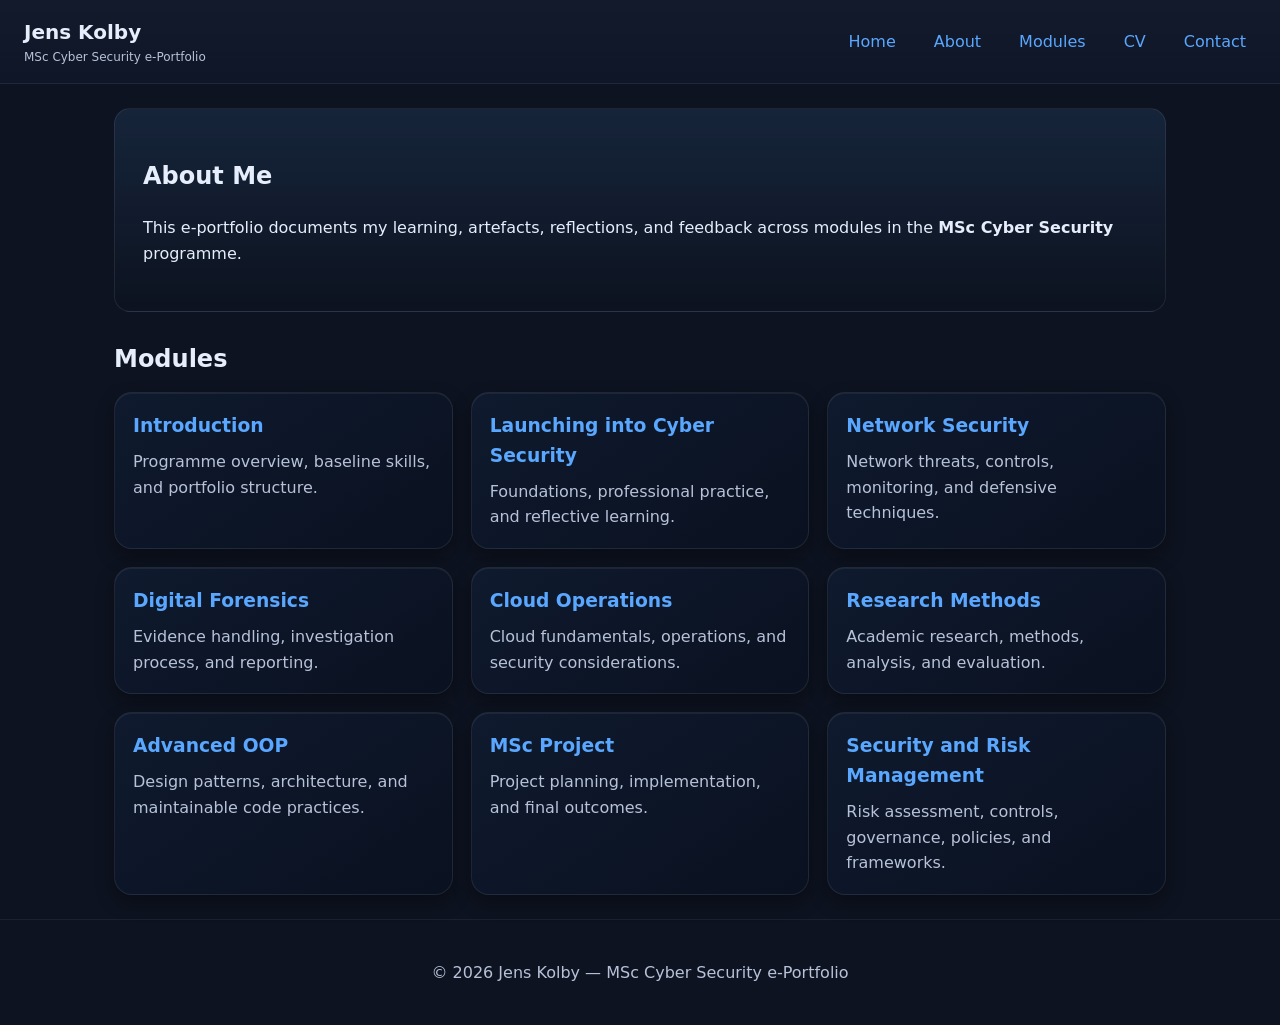
<file: index.html>
<!DOCTYPE html>
<html lang="en">
<head>
  <meta charset="utf-8" />
  <meta name="viewport" content="width=device-width, initial-scale=1" />
  <title>MSc Cyber Security e-Portfolio</title>
  <link rel="stylesheet" href="assets/css/styles.css" />
  <meta name="description" content="MSc Cyber Security e-Portfolio for Jens Kolby" />
</head>

<body>
  <header class="site-header">
    <div class="brand">
      <div class="brand-title">Jens Kolby</div>
      <div class="brand-subtitle">MSc Cyber Security e-Portfolio</div>
    </div>

    <nav id="nav">
      <ul class="menu">
        <li class="menu-item"><a href="index.html">Home</a></li>
        <li class="menu-item"><a href="about.html">About</a></li>

        <li class="menu-item has-dropdown">
          <a href="#">Modules</a>
          <ul class="dropdown">
            <li><a href="module-introduction.html">Introduction</a></li>
            <li><a href="module-launching-into-cyber-security.html">Launching into Cyber Security</a></li>
            <li><a href="module-network-security.html">Network Security</a></li>
            <li><a href="module-digital-forensics.html">Digital Forensics</a></li>
            <li><a href="module-cloud-operations.html">Cloud Operations</a></li>
            <li><a href="module-research-methods.html">Research Methods</a></li>
            <li><a href="module-advanced-oop.html">Advanced OOP</a></li>
            <li><a href="module-msc-project.html">MSc Project</a></li>
            <li><a href="module-security-and-risk-management.html">Security and Risk Management</a></li>
          </ul>
        </li>

        <li class="menu-item"><a href="cv.html">CV</a></li>
        <li class="menu-item"><a href="contact.html">Contact</a></li>
      </ul>
    </nav>
  </header>

  <main class="container">
    <section class="about-hero">
      <h1>About Me</h1>
      <p>
        This e-portfolio documents my learning, artefacts, reflections, and feedback
        across modules in the <strong>MSc Cyber Security</strong> programme.
      </p>
    </section>

    <section class="modules-grid">
      <h2>Modules</h2>

      <div class="grid">
        <a class="tile" href="module-introduction.html">
          <div class="tile-content">
            <h3>Introduction</h3>
            <p>Programme overview, baseline skills, and portfolio structure.</p>
          </div>
        </a>

        <a class="tile" href="module-launching-into-cyber-security.html">
          <div class="tile-content">
            <h3>Launching into Cyber Security</h3>
            <p>Foundations, professional practice, and reflective learning.</p>
          </div>
        </a>

        <a class="tile" href="module-network-security.html">
          <div class="tile-content">
            <h3>Network Security</h3>
            <p>Network threats, controls, monitoring, and defensive techniques.</p>
          </div>
        </a>

        <a class="tile" href="module-digital-forensics.html">
          <div class="tile-content">
            <h3>Digital Forensics</h3>
            <p>Evidence handling, investigation process, and reporting.</p>
          </div>
        </a>

        <a class="tile" href="module-cloud-operations.html">
          <div class="tile-content">
            <h3>Cloud Operations</h3>
            <p>Cloud fundamentals, operations, and security considerations.</p>
          </div>
        </a>

        <a class="tile" href="module-research-methods.html">
          <div class="tile-content">
            <h3>Research Methods</h3>
            <p>Academic research, methods, analysis, and evaluation.</p>
          </div>
        </a>

        <a class="tile" href="module-advanced-oop.html">
          <div class="tile-content">
            <h3>Advanced OOP</h3>
            <p>Design patterns, architecture, and maintainable code practices.</p>
          </div>
        </a>

        <a class="tile" href="module-msc-project.html">
          <div class="tile-content">
            <h3>MSc Project</h3>
            <p>Project planning, implementation, and final outcomes.</p>
          </div>
        </a>

        <a class="tile" href="module-security-and-risk-management.html">
          <div class="tile-content">
            <h3>Security and Risk Management</h3>
            <p>Risk assessment, controls, governance, policies, and frameworks.</p>
          </div>
        </a>
      </div>
    </section>
  </main>

  <footer class="site-footer">
    <p>&copy; <span id="year"></span> Jens Kolby — MSc Cyber Security e-Portfolio</p>
  </footer>

  <script src="assets/js/main.js"></script>
</body>
</html>
</file>
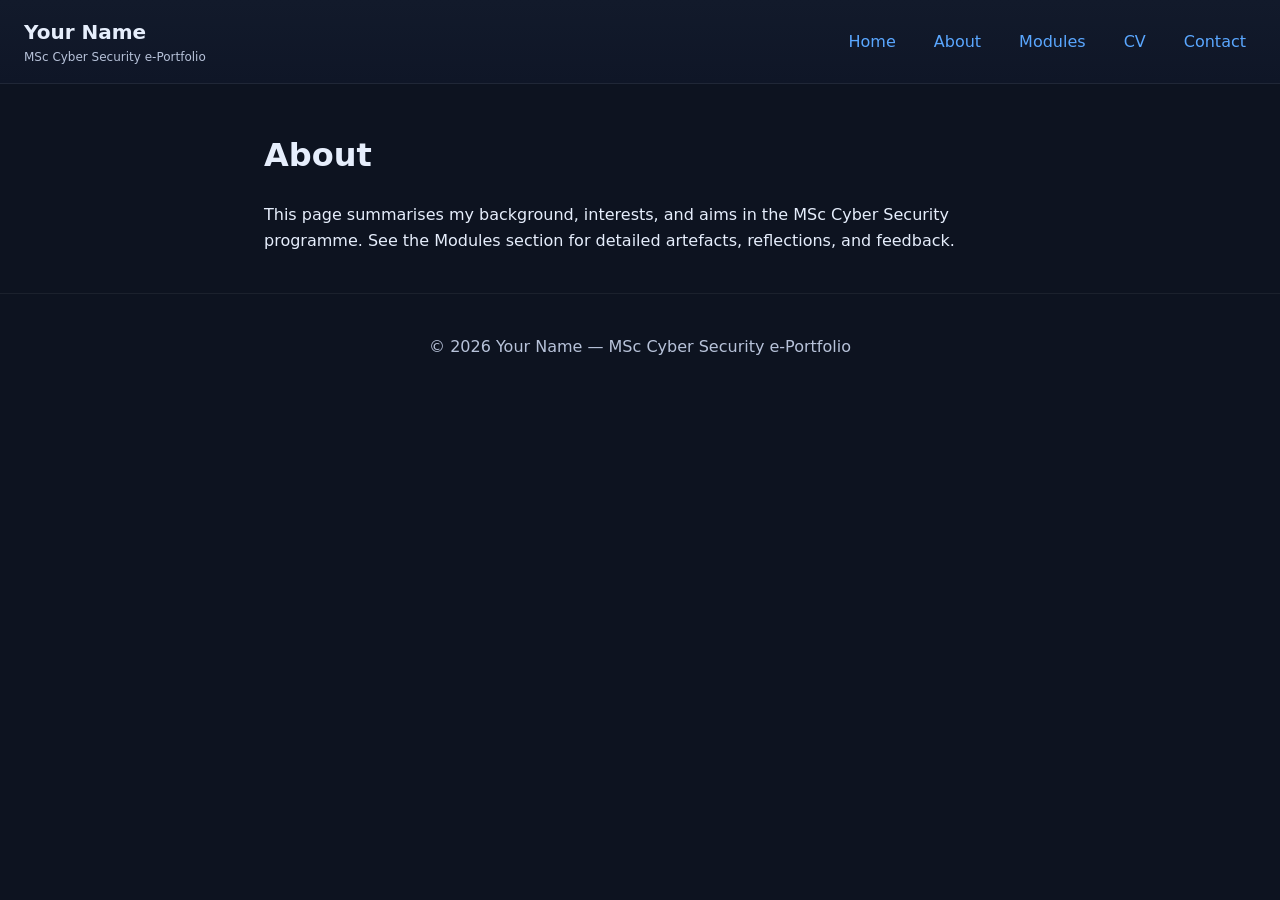
<file: about.html>
<!DOCTYPE html>
<html lang="en">
<head>
  <meta charset="utf-8" />
  <meta name="viewport" content="width=device-width, initial-scale=1" />
  <title>MSc Cyber Security e‑Portfolio</title>
  <link rel="stylesheet" href="assets/css/styles.css" />
  <meta name="description" content="MSc Cyber Security e‑Portfolio for Your Name" />
</head>

<body>
  <header class="site-header">
    <div class="brand">
      <div class="brand-title">Your Name</div>
      <div class="brand-subtitle">MSc Cyber Security e-Portfolio</div>
    </div>
    <nav id="nav">
      <ul class="menu">
        <li class="menu-item"><a href="index.html">Home</a></li>
        <li class="menu-item"><a href="about.html">About</a></li>
        <li class="menu-item has-dropdown">
          <a href="#">Modules</a>
          <ul class="dropdown">
            <li><a href="module-introduction.html">Introduction</a></li>
            <li><a href="module-launching-into-computing.html">Launching into Computing</a></li>
            <li><a href="module-network-security.html">Network Security</a></li>
            <li><a href="module-security-and-risk-management.html">Security and Risk Management</a></li>
            <li><a href="module-advanced-oop.html">Advanced Object Oriented Design & Programming</a></li>
            <li><a href="module-human-factor.html">The Human Factor</a></li>
            <li><a href="module-digital-forensics.html">Principles of Digital Forensics and Cyber Law</a></li>
            <li><a href="module-research-methods.html">Research Methods and Professional Practice</a></li>
            <li><a href="module-msc-project.html">MSc Cyber Security Project</a></li>
          </ul>
        </li>
        <li class="menu-item"><a href="cv.html">CV</a></li>
        <li class="menu-item"><a href="contact.html">Contact</a></li>
      </ul>
    </nav>
  </header>

  <main class="container narrow">
    <h1>About</h1>
    <p>This page summarises my background, interests, and aims in the MSc Cyber Security programme.
    See the Modules section for detailed artefacts, reflections, and feedback.</p>
  </main>

  <footer class="site-footer">
    <p>&copy; <span id="year"></span> Your Name — MSc Cyber Security e‑Portfolio</p>
  </footer>
  <script src="assets/js/main.js"></script>
</body>
</html>
</file>
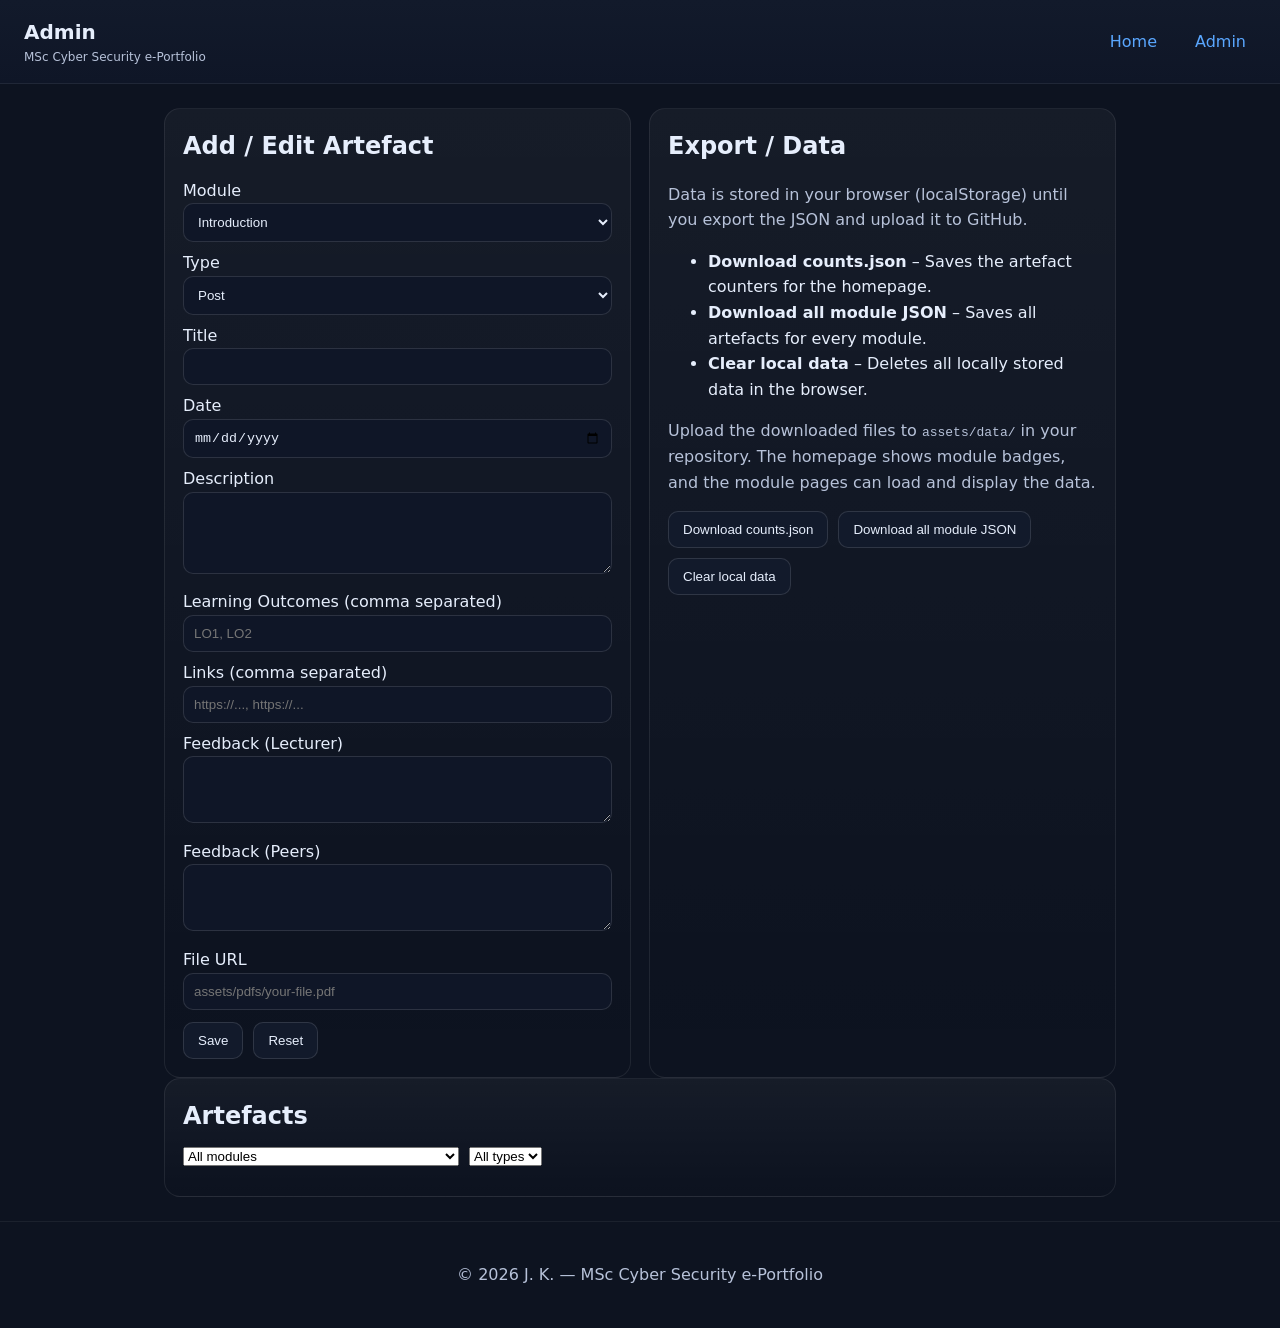
<file: admin.html>
<!DOCTYPE html>
<html lang="en">
<head>
  <meta charset="UTF-8" />
  <meta name="viewport" content="width=device-width, initial-scale=1" />
  <title>Admin – e-Portfolio</title>
  <link rel="stylesheet" href="assets/css/styles.css" />
  <style>
    .admin-wrap{max-width:1000px;margin:0 auto;padding:24px}
    .admin-grid{display:grid;grid-template-columns:1fr 1fr;gap:18px}
    .admin-card{background:linear-gradient(180deg,rgba(255,255,255,.04),rgba(0,0,0,0));
      border:1px solid rgba(255,255,255,.08);border-radius:16px;padding:18px}
    .admin-card h2{margin:0 0 12px}
    .admin-form label{display:block;margin:8px 0}
    .admin-form input,.admin-form select,.admin-form textarea{
      width:100%;padding:10px;border-radius:10px;border:1px solid rgba(255,255,255,.12);
      background:#0f1627;color:#e6eefc
    }
    .actions{display:flex;gap:10px;flex-wrap:wrap;margin-top:12px}
    .btn{padding:10px 14px;border-radius:10px;border:1px solid rgba(255,255,255,.12);
      background:#121a2b;color:#e6eefc;cursor:pointer}
    .btn:hover{background:#1a2439}
    .list{margin-top:12px}
    .list .row{display:flex;justify-content:space-between;align-items:center;
      border:1px solid rgba(255,255,255,.08);border-radius:12px;padding:10px;margin-bottom:8px}
    .muted{color:#b7c2d9}
    .pill{font-size:12px;padding:2px 8px;border-radius:999px;border:1px solid rgba(255,255,255,.12)}
    .pill-post{background:#15243f}.pill-essay{background:#2a233f}
    .pill-report{background:#233f2a}.pill-video{background:#3f2323}
  </style>
</head>
<body>
  <header class="site-header">
    <div class="brand">
      <div class="brand-title">Admin</div>
      <div class="brand-subtitle">MSc Cyber Security e-Portfolio</div>
    </div>
    <nav id="nav">
      <ul class="menu">
        <li class="menu-item"><a href="index.html">Home</a></li>
        <li class="menu-item"><a href="admin.html" aria-current="page">Admin</a></li>
      </ul>
    </nav>
  </header>

  <main class="admin-wrap">
    <div class="admin-grid">
      <!-- FORM -->
      <section class="admin-card">
        <h2>Add / Edit Artefact</h2>
        <form id="artefactForm" class="admin-form">
          <label>Module
            <select id="module">
              <option value="module-introduction">Introduction</option>
              <option value="module-launching-into-computing">Launching into Computing</option>
              <option value="module-network-security">Network Security</option>
              <option value="module-security-and-risk-management">Security and Risk Management</option>
              <option value="module-advanced-oop">Advanced Object Oriented Design & Programming</option>
              <option value="module-human-factor">The Human Factor</option>
              <option value="module-digital-forensics">Principles of Digital Forensics and Cyber Law</option>
              <option value="module-research-methods">Research Methods and Professional Practice</option>
              <option value="module-msc-project">MSc Cyber Security Project</option>
            </select>
          </label>

          <label>Type
            <select id="type">
              <option value="posts">Post</option>
              <option value="essays">Essay</option>
              <option value="reports">Report</option>
              <option value="videos">Video</option>
            </select>
          </label>

          <label>Title <input id="title" required /></label>
          <label>Date <input id="date" type="date" /></label>
          <label>Description <textarea id="desc" rows="4"></textarea></label>
          <label>Learning Outcomes (comma separated)
            <input id="los" placeholder="LO1, LO2" />
          </label>
          <label>Links (comma separated)
            <input id="links" placeholder="https://..., https://..." />
          </label>

          <label>Feedback (Lecturer)
            <textarea id="feedbackLecturer" rows="3"></textarea>
          </label>
          <label>Feedback (Peers)
            <textarea id="feedbackPeers" rows="3"></textarea>
          </label>

          <label>File URL
            <input id="fileUrl" placeholder="assets/pdfs/your-file.pdf" />
          </label>

          <input type="hidden" id="editId" />
          <div class="actions">
            <button class="btn" type="submit">Save</button>
            <button class="btn" type="button" id="reset">Reset</button>
          </div>
        </form>
      </section>

      <!-- EXPORT -->
      <section class="admin-card">
        <h2>Export / Data</h2>
        <p class="muted" style="margin-bottom:10px;">
          Data is stored in your browser (localStorage) until you export the JSON and upload it to GitHub.
        </p>
        <ul>
          <li><strong>Download counts.json</strong> – Saves the artefact counters for the homepage.</li>
          <li><strong>Download all module JSON</strong> – Saves all artefacts for every module.</li>
          <li><strong>Clear local data</strong> – Deletes all locally stored data in the browser.</li>
        </ul>
        <p class="muted">
          Upload the downloaded files to <code>assets/data/</code> in your repository. The homepage shows module badges, and the module pages can load and display the data.
        </p>
        <div class="actions">
          <button id="exportCounts" class="btn">Download counts.json</button>
          <button id="exportAll" class="btn">Download all module JSON</button>
          <button id="clearData" class="btn">Clear local data</button>
        </div>
      </section>
    </div>

    <!-- LIST -->
    <section class="admin-card">
      <h2>Artefacts</h2>
      <div class="actions">
        <select id="filterModule">
          <option value="">All modules</option>
          <option value="module-introduction">Introduction</option>
          <option value="module-launching-into-computing">Launching into Computing</option>
          <option value="module-network-security">Network Security</option>
          <option value="module-security-and-risk-management">Security and Risk Management</option>
          <option value="module-advanced-oop">Advanced OOP</option>
          <option value="module-human-factor">The Human Factor</option>
          <option value="module-digital-forensics">Digital Forensics & Cyber Law</option>
          <option value="module-research-methods">Research Methods & Professional Practice</option>
          <option value="module-msc-project">MSc Project</option>
        </select>
        <select id="filterType">
          <option value="">All types</option>
          <option value="posts">Post</option>
          <option value="essays">Essay</option>
          <option value="reports">Report</option>
          <option value="videos">Video</option>
        </select>
      </div>
      <div id="list" class="list"></div>
    </section>
  </main>

  <footer class="site-footer">
    <p>&copy; <span id="year"></span> J. K. — MSc Cyber Security e-Portfolio</p>
  </footer>

  <script src="assets/js/admin.js"></script>
</body>
</html>
</file>
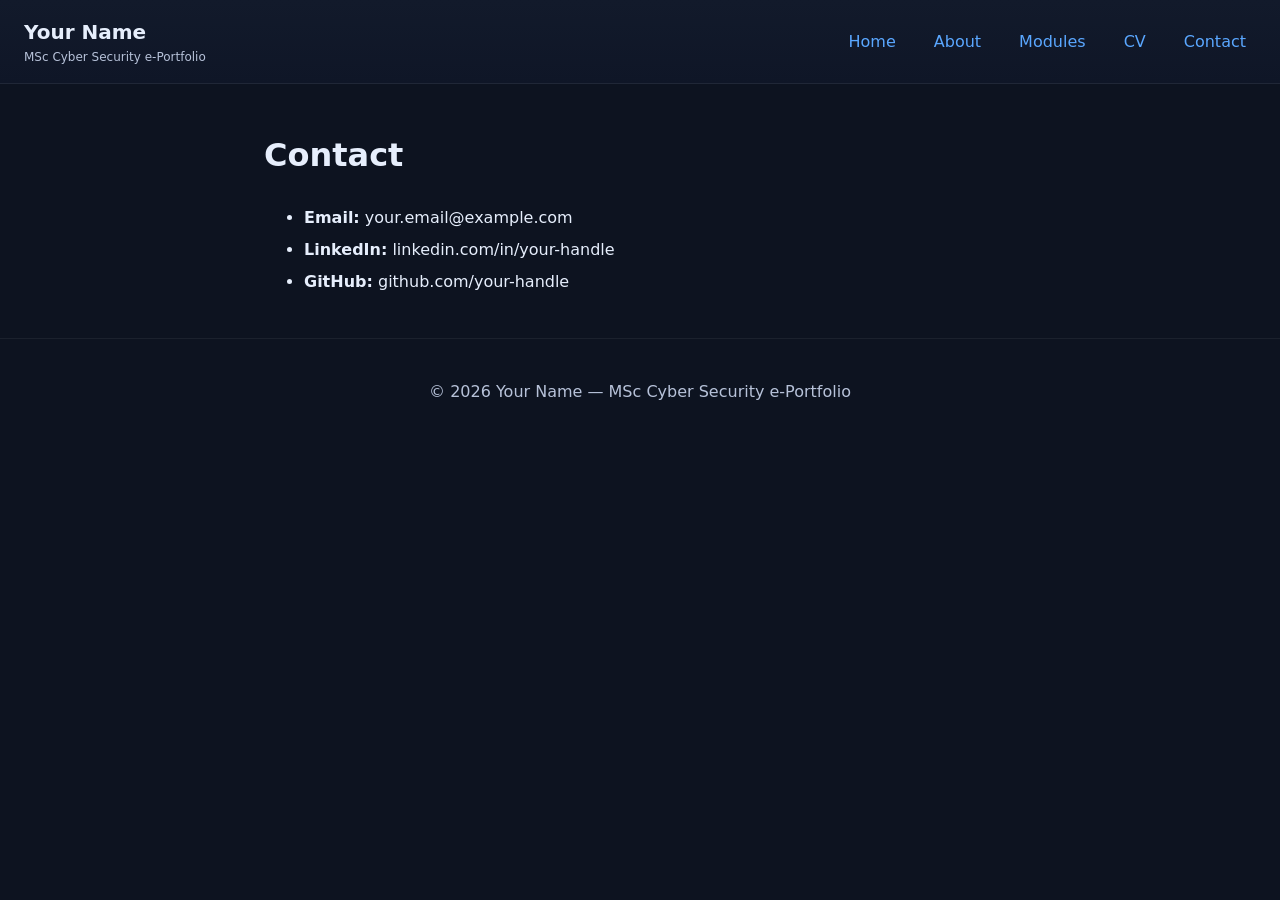
<file: contact.html>
<!DOCTYPE html>
<html lang="en">
<head>
  <meta charset="utf-8" />
  <meta name="viewport" content="width=device-width, initial-scale=1" />
  <title>MSc Cyber Security e‑Portfolio</title>
  <link rel="stylesheet" href="assets/css/styles.css" />
  <meta name="description" content="MSc Cyber Security e‑Portfolio for Your Name" />
</head>

<body>
  <header class="site-header">
    <div class="brand">
      <div class="brand-title">Your Name</div>
      <div class="brand-subtitle">MSc Cyber Security e-Portfolio</div>
    </div>
    <nav id="nav">
      <ul class="menu">
        <li class="menu-item"><a href="index.html">Home</a></li>
        <li class="menu-item"><a href="about.html">About</a></li>
        <li class="menu-item has-dropdown">
          <a href="#">Modules</a>
          <ul class="dropdown">
            <li><a href="module-introduction.html">Introduction</a></li>
            <li><a href="module-launching-into-computing.html">Launching into Computing</a></li>
            <li><a href="module-network-security.html">Network Security</a></li>
            <li><a href="module-security-and-risk-management.html">Security and Risk Management</a></li>
            <li><a href="module-advanced-oop.html">Advanced Object Oriented Design & Programming</a></li>
            <li><a href="module-human-factor.html">The Human Factor</a></li>
            <li><a href="module-digital-forensics.html">Principles of Digital Forensics and Cyber Law</a></li>
            <li><a href="module-research-methods.html">Research Methods and Professional Practice</a></li>
            <li><a href="module-msc-project.html">MSc Cyber Security Project</a></li>
          </ul>
        </li>
        <li class="menu-item"><a href="cv.html">CV</a></li>
        <li class="menu-item"><a href="contact.html">Contact</a></li>
      </ul>
    </nav>
  </header>

  <main class="container narrow">
    <h1>Contact</h1>
    <ul class="contact-list">
      <li><strong>Email:</strong> your.email@example.com</li>
      <li><strong>LinkedIn:</strong> linkedin.com/in/your-handle</li>
      <li><strong>GitHub:</strong> github.com/your-handle</li>
    </ul>
  </main>

  <footer class="site-footer">
    <p>&copy; <span id="year"></span> Your Name — MSc Cyber Security e‑Portfolio</p>
  </footer>
  <script src="assets/js/main.js"></script>
</body>
</html>
</file>
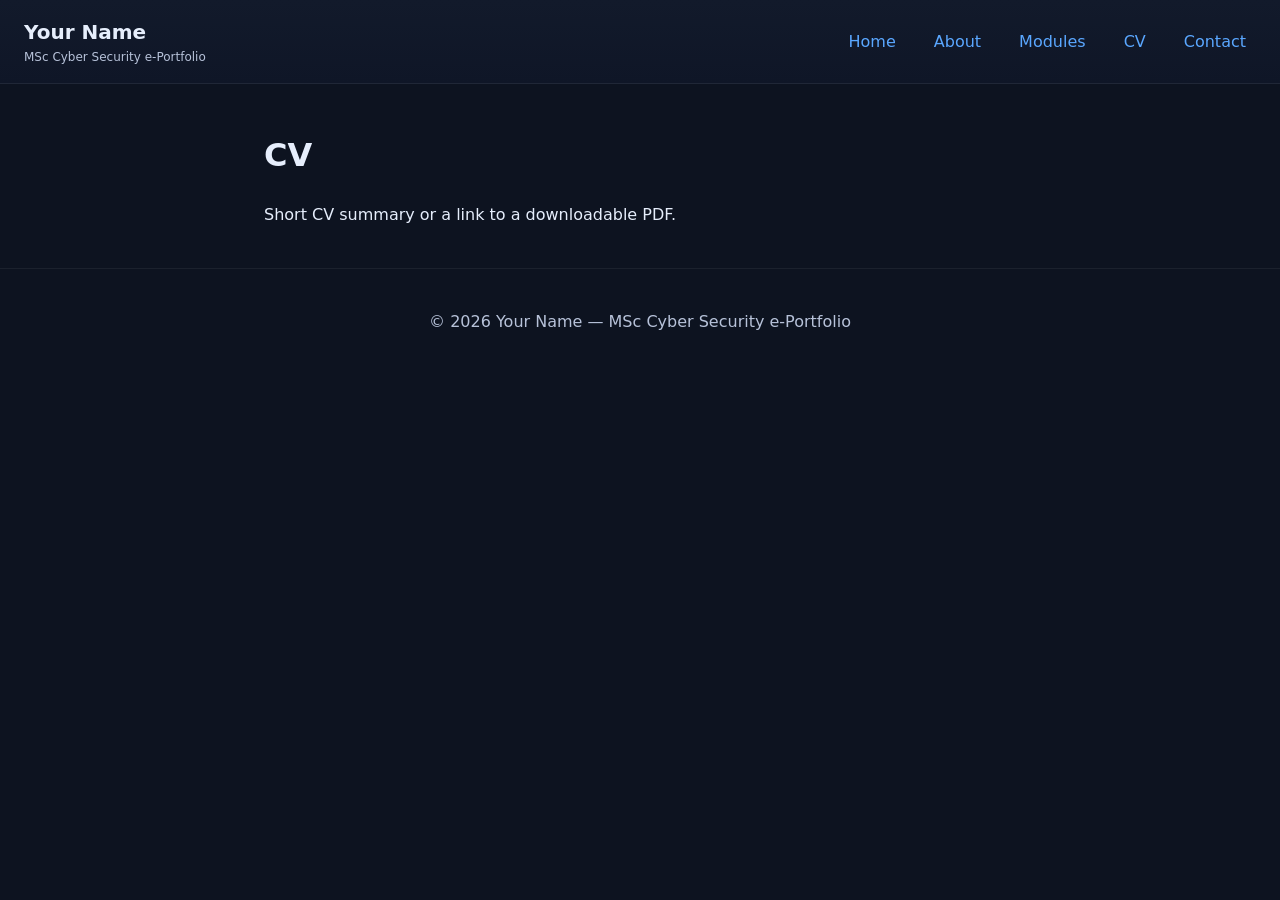
<file: cv.html>
<!DOCTYPE html>
<html lang="en">
<head>
  <meta charset="utf-8" />
  <meta name="viewport" content="width=device-width, initial-scale=1" />
  <title>MSc Cyber Security e‑Portfolio</title>
  <link rel="stylesheet" href="assets/css/styles.css" />
  <meta name="description" content="MSc Cyber Security e‑Portfolio for Your Name" />
</head>

<body>
  <header class="site-header">
    <div class="brand">
      <div class="brand-title">Your Name</div>
      <div class="brand-subtitle">MSc Cyber Security e-Portfolio</div>
    </div>
    <nav id="nav">
      <ul class="menu">
        <li class="menu-item"><a href="index.html">Home</a></li>
        <li class="menu-item"><a href="about.html">About</a></li>
        <li class="menu-item has-dropdown">
          <a href="#">Modules</a>
          <ul class="dropdown">
            <li><a href="module-introduction.html">Introduction</a></li>
            <li><a href="module-launching-into-computing.html">Launching into Computing</a></li>
            <li><a href="module-network-security.html">Network Security</a></li>
            <li><a href="module-security-and-risk-management.html">Security and Risk Management</a></li>
            <li><a href="module-advanced-oop.html">Advanced Object Oriented Design & Programming</a></li>
            <li><a href="module-human-factor.html">The Human Factor</a></li>
            <li><a href="module-digital-forensics.html">Principles of Digital Forensics and Cyber Law</a></li>
            <li><a href="module-research-methods.html">Research Methods and Professional Practice</a></li>
            <li><a href="module-msc-project.html">MSc Cyber Security Project</a></li>
          </ul>
        </li>
        <li class="menu-item"><a href="cv.html">CV</a></li>
        <li class="menu-item"><a href="contact.html">Contact</a></li>
      </ul>
    </nav>
  </header>

  <main class="container narrow">
    <h1>CV</h1>
    <p>Short CV summary or a link to a downloadable PDF.</p>
  </main>

  <footer class="site-footer">
    <p>&copy; <span id="year"></span> Your Name — MSc Cyber Security e‑Portfolio</p>
  </footer>
  <script src="assets/js/main.js"></script>
</body>
</html>
</file>
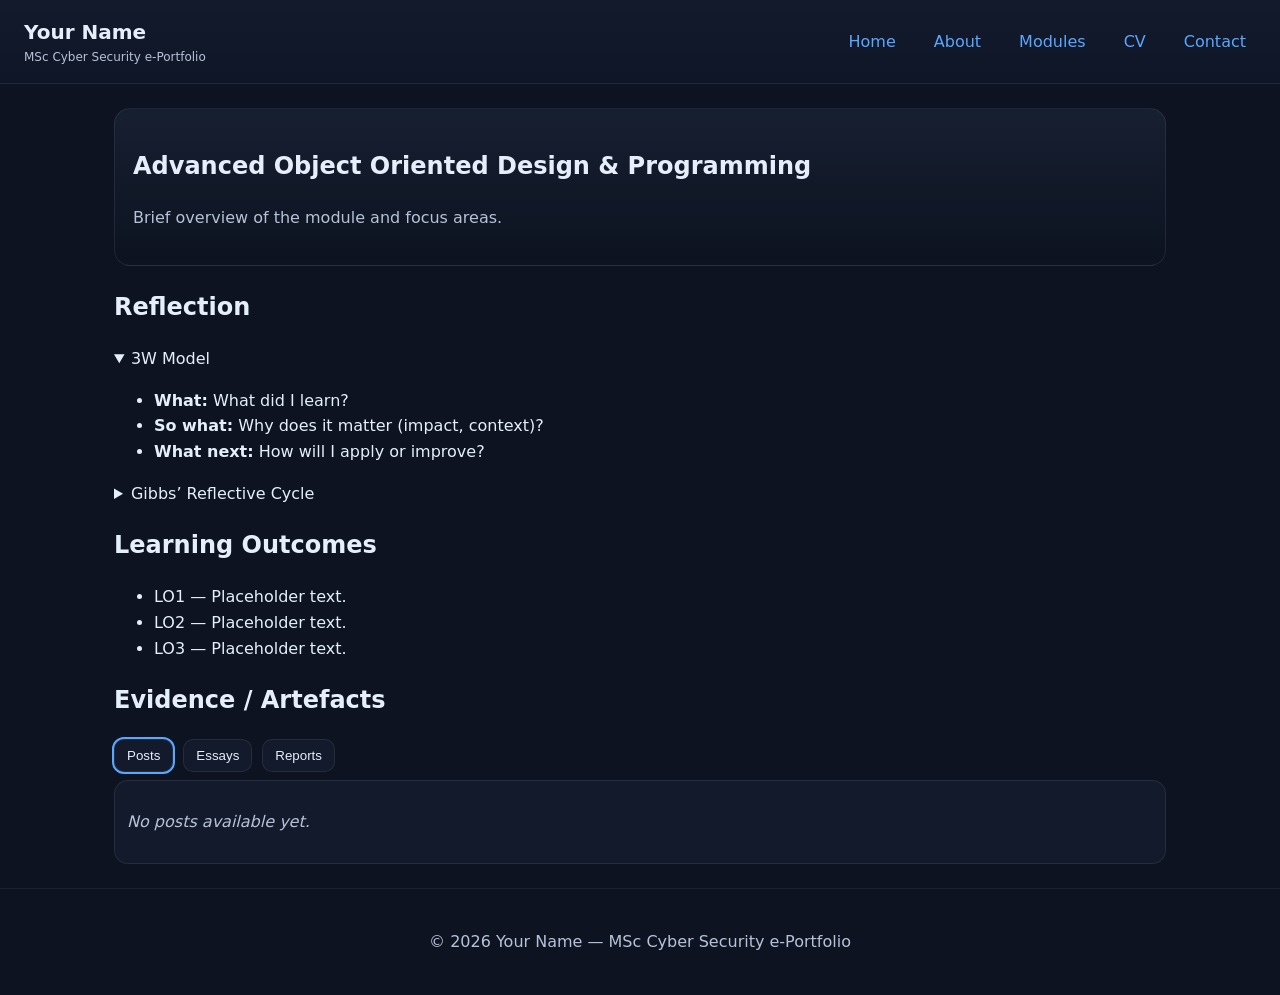
<file: module-advanced-oop.html>
<!DOCTYPE html>
<html lang="en">
<head>
  <meta charset="utf-8" />
  <meta name="viewport" content="width=device-width, initial-scale=1" />
  <title>MSc Cyber Security e-Portfolio</title>
  <link rel="stylesheet" href="assets/css/styles.css" />
  <meta name="description" content="MSc Cyber Security e-Portfolio for Your Name" />
</head>

<body>
  <header class="site-header">
    <div class="brand">
      <div class="brand-title">Your Name</div>
      <div class="brand-subtitle">MSc Cyber Security e-Portfolio</div>
    </div>
    <nav id="nav">
      <ul class="menu">
        <li class="menu-item"><a href="index.html">Home</a></li>
        <li class="menu-item"><a href="about.html">About</a></li>
        <li class="menu-item has-dropdown">
          <a href="#">Modules</a>
          <ul class="dropdown">
            <li><a href="module-introduction.html">Introduction</a></li>
            <li><a href="module-launching-into-computing.html">Launching into Computing</a></li>
            <li><a href="module-network-security.html">Network Security</a></li>
            <li><a href="module-security-and-risk-management.html">Security and Risk Management</a></li>
            <li><a href="module-advanced-oop.html">Advanced Object Oriented Design & Programming</a></li>
            <li><a href="module-human-factor.html">The Human Factor</a></li>
            <li><a href="module-digital-forensics.html">Principles of Digital Forensics and Cyber Law</a></li>
            <li><a href="module-research-methods.html">Research Methods and Professional Practice</a></li>
            <li><a href="module-msc-project.html">MSc Cyber Security Project</a></li>
          </ul>
        </li>
        <li class="menu-item"><a href="cv.html">CV</a></li>
        <li class="menu-item"><a href="contact.html">Contact</a></li>
      </ul>
    </nav>
  </header>

  <main class="container">
    <article class="module-page">
      <header>
        <h1>Advanced Object Oriented Design & Programming</h1>
        <p class="module-intro">Brief overview of the module and focus areas.</p>
      </header>

      <section id="reflection">
        <h2>Reflection</h2>
        <details open>
          <summary>3W Model</summary>
          <ul>
            <li><strong>What:</strong> What did I learn?</li>
            <li><strong>So what:</strong> Why does it matter (impact, context)?</li>
            <li><strong>What next:</strong> How will I apply or improve?</li>
          </ul>
        </details>
        <details>
          <summary>Gibbs’ Reflective Cycle</summary>
          <ol>
            <li>Description</li><li>Feelings</li><li>Evaluation</li>
            <li>Analysis</li><li>Conclusion</li><li>Action plan</li>
          </ol>
        </details>
      </section>

      <section id="learning-outcomes">
        <h2>Learning Outcomes</h2>
        <ul class="lo-list">
          <li>LO1 — Placeholder text.</li>
          <li>LO2 — Placeholder text.</li>
          <li>LO3 — Placeholder text.</li>
        </ul>
      </section>

      <section id="evidence">
        <h2>Evidence / Artefacts</h2>
        <div class="tabs">
          <button class="tab-link" data-target="#tab-posts">Posts</button>
          <button class="tab-link" data-target="#tab-essays">Essays</button>
          <button class="tab-link" data-target="#tab-reports">Reports</button>
        </div>

        <div class="tab-panels">
          <div id="tab-posts" class="tab-panel">
            <p class="empty">No posts available yet.</p>
          </div>
          <div id="tab-essays" class="tab-panel">
            <p class="empty">No essays available yet.</p>
          </div>
          <div id="tab-reports" class="tab-panel">
            <p class="empty">No reports available yet.</p>
          </div>
        </div>
      </section>

      <!-- Removed: Meeting Notes -->
      <!-- Removed: Skills Matrix -->
      <!-- Removed: Social & Global Context -->
      <!-- Removed: Planned Improvements -->

    </article>
  </main>

  <footer class="site-footer">
    <p>&copy; <span id="year"></span> Your Name — MSc Cyber Security e-Portfolio</p>
  </footer>
  <script src="assets/js/main.js"></script>
</body>
</html>
</file>
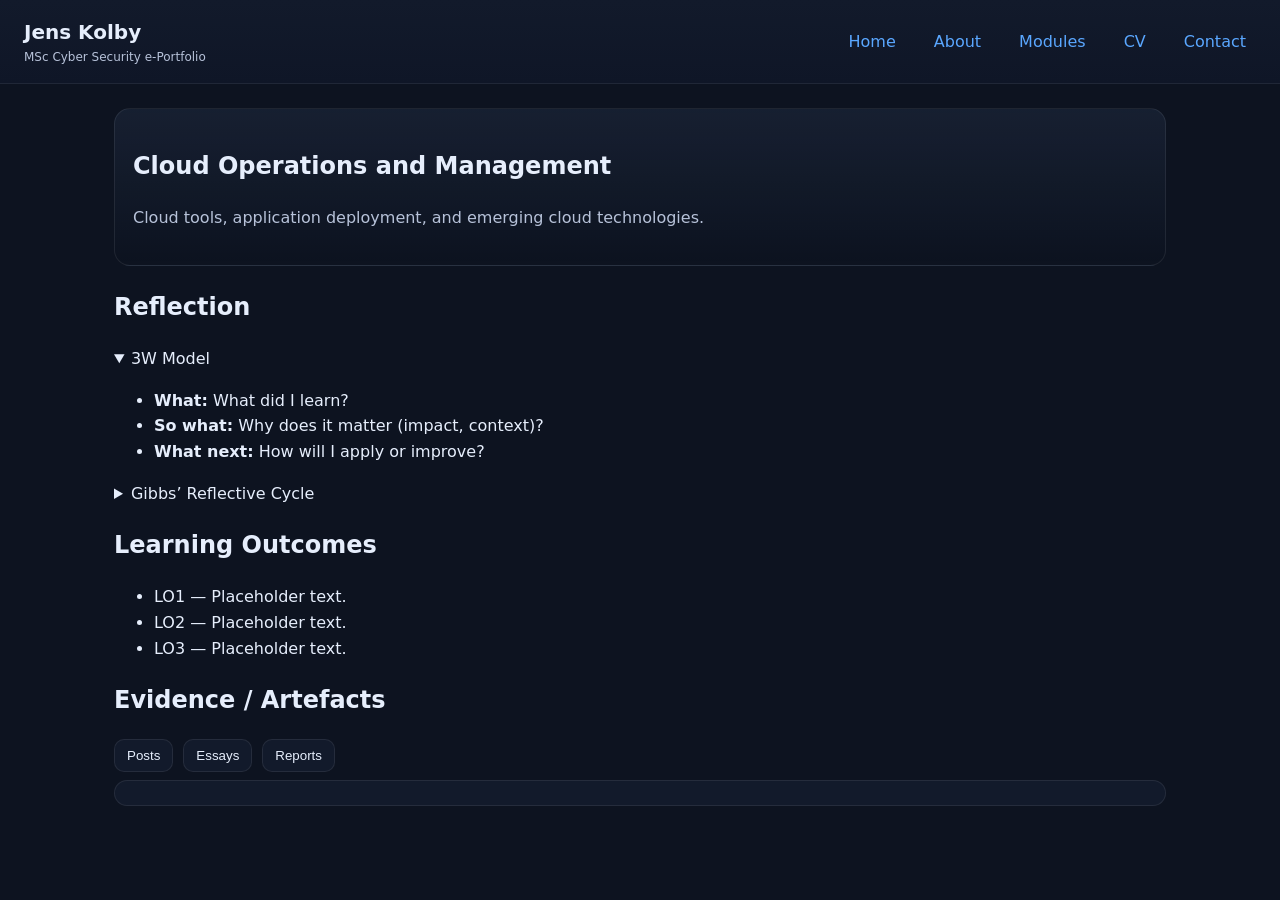
<file: module-cloud-operations-and-management.html>
<!DOCTYPE html>
<html lang="en">
<head>
  <meta charset="utf-8" />
  <meta name="viewport" content="width=device-width, initial-scale=1" />
  <title>Cloud Operations and Management | MSc Cyber Security e-Portfolio</title>
  <link rel="stylesheet" href="assets/css/styles.css" />
  <meta name="description" content="Cloud Operations and Management module in the MSc Cyber Security e-Portfolio for Jens Kolby." />
</head>

<body>
  <header class="site-header">
    <div class="brand">
      <div class="brand-title">Jens Kolby</div>
      <div class="brand-subtitle">MSc Cyber Security e-Portfolio</div>
    </div>
    <nav id="nav">
      <ul class="menu">
        <li class="menu-item"><a href="index.html">Home</a></li>
        <li class="menu-item"><a href="about.html">About</a></li>
        <li class="menu-item has-dropdown">
          <a href="#">Modules</a>
          <ul class="dropdown">
            <li><a href="module-introduction.html">Introduction</a></li>
            <li><a href="module-launching-into-computing.html">Launching into Computing</a></li>
            <li><a href="module-network-security.html">Network Security</a></li>
            <li><a href="module-security-and-risk-management.html">Security and Risk Management</a></li>
            <li><a href="module-advanced-oop.html">Advanced Object Oriented Design & Programming</a></li>
            <li><a href="module-cloud-operations-and-management.html">Cloud Operations and Management</a></li>
            <li><a href="module-digital-forensics.html">Principles of Digital Forensics and Cyber Law</a></li>
            <li><a href="module-research-methods.html">Research Methods and Professional Practice</a></li>
            <li><a href="module-msc-project.html">MSc Cyber Security Project</a></li>
          </ul>
        </li>
        <li class="menu-item"><a href="cv.html">CV</a></li>
        <li class="menu-item"><a href="contact.html">Contact</a></li>
      </ul>
    </nav>
  </header>

  <main class="container">
    <article class="module-page">
      <header>
        <h1>Cloud Operations and Management</h1>
        <p class="module-intro">Cloud tools, application deployment, and emerging cloud technologies.</p>
      </header>

      <section id="reflection">
        <h2>Reflection</h2>
        <details open>
          <summary>3W Model</summary>
          <ul>
            <li><strong>What:</strong> What did I learn?</li>
            <li><strong>So what:</strong> Why does it matter (impact, context)?</li>
            <li><strong>What next:</strong> How will I apply or improve?</li>
          </ul>
        </details>
        <details>
          <summary>Gibbs’ Reflective Cycle</summary>
          <ol>
            <li>Description</li><li>Feelings</li><li>Evaluation</li>
            <li>Analysis</li><li>Conclusion</li><li>Action plan</li>
          </ol>
        </details>
      </section>

      <section id="learning-outcomes">
        <h2>Learning Outcomes</h2>
        <ul class="lo-list">
          <li>LO1 — Placeholder text.</li>
          <li>LO2 — Placeholder text.</li>
          <li>LO3 — Placeholder text.</li>
        </ul>
      </section>

      <section id="evidence">
        <h2>Evidence / Artefacts</h2>
        <div class="tabs">
          <button class="tab-link" data-target="#tab-posts">Posts</button>
          <button class="tab-link" data-target="#tab-essays">Essays</button>
          <button class="tab-link" data-target="#tab-reports">Reports</button>
        </div>
        <div class="tab-panels">
          <div id="tab-posts" class="tab-panel">
            <p class="empty">No posts available yet.</p>
          </
</file>
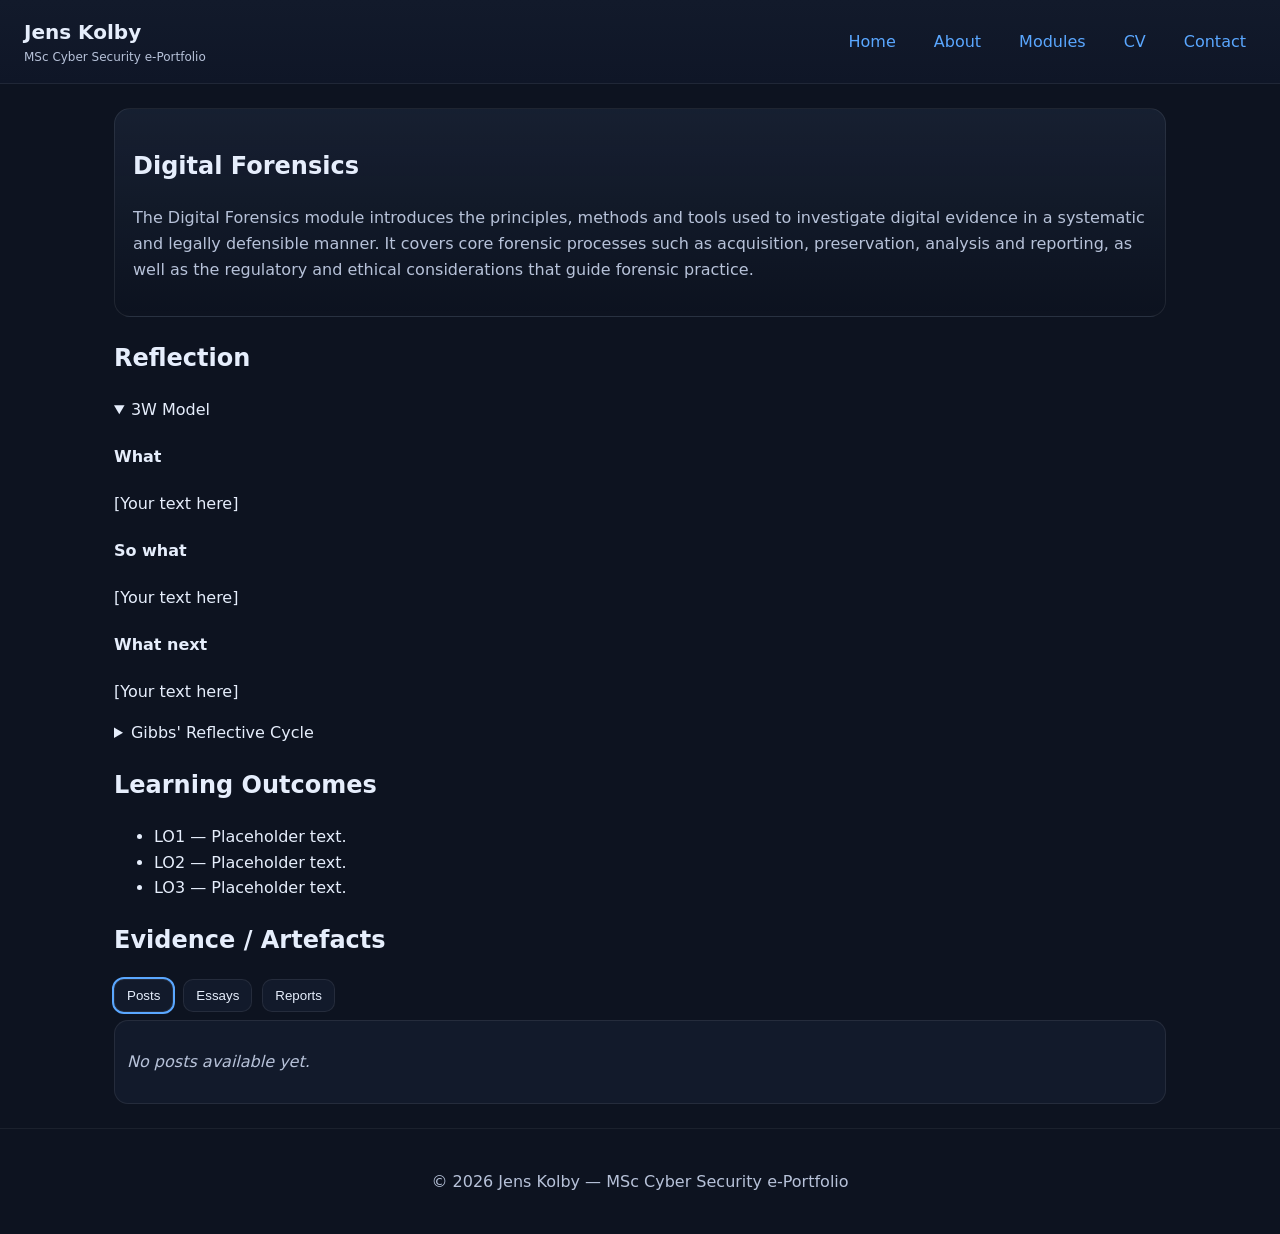
<file: module-digital-forensics.html>
<!DOCTYPE html>
<html lang="en">
<head>
  <meta charset="utf-8" />
  <meta name="viewport" content="width=device-width, initial-scale=1" />
  <title>Digital Forensics | MSc Cyber Security e-Portfolio</title>
  <link rel="stylesheet" href="assets/css/styles.css" />
  <meta name="description" content="Digital Forensics module in the MSc Cyber Security e-Portfolio for Jens Kolby." />
</head>

<body>
  <header class="site-header">
    <div class="brand">
      <div class="brand-title">Jens Kolby</div>
      <div class="brand-subtitle">MSc Cyber Security e-Portfolio</div>
    </div>
    <nav id="nav">
      <ul class="menu">
        <li class="menu-item"><a href="index.html">Home</a></li>
        <li class="menu-item"><a href="about.html">About</a></li>
        <li class="menu-item has-dropdown">
          <a href="#">Modules</a>
          <ul class="dropdown">
            <li><a href="module-introduction.html">Introduction</a></li>
            <li><a href="module-launching-into-computing.html">Launching into Computing</a></li>
            <li><a href="module-network-security.html">Network Security</a></li>
            <li><a href="module-security-and-risk-management.html">Security and Risk Management</a></li>
            <li><a href="module-advanced-oop.html">Advanced Object Oriented Design & Programming</a></li>
            <li><a href="module-cloud-operations-and-management.html">Cloud Operations and Management</a></li>
            <li><a href="module-digital-forensics.html">Digital Forensics</a></li>
            <li><a href="module-research-methods.html">Research Methods and Professional Practice</a></li>
            <li><a href="module-msc-project.html">MSc Cyber Security Project</a></li>
          </ul>
        </li>
        <li class="menu-item"><a href="cv.html">CV</a></li>
        <li class="menu-item"><a href="contact.html">Contact</a></li>
      </ul>
    </nav>
  </header>

  <main class="container">
    <article class="module-page">
      <header>
        <h1>Digital Forensics</h1>
        <p class="module-intro">
          The Digital Forensics module introduces the principles, methods and tools used to investigate
          digital evidence in a systematic and legally defensible manner. It covers core forensic processes
          such as acquisition, preservation, analysis and reporting, as well as the regulatory and ethical
          considerations that guide forensic practice.
        </p>
      </header>

      <!-- Reflection -->
      <section id="reflection">
        <h2>Reflection</h2>

        <details open>
          <summary>3W Model</summary>

          <h4>What</h4>
          <p>[Your text here]</p>

          <h4>So what</h4>
          <p>[Your text here]</p>

          <h4>What next</h4>
          <p>[Your text here]</p>

        </details>

        <details>
          <summary>Gibbs' Reflective Cycle</summary>

          <h4>Description</h4>
          <p>[Your text here]</p>

          <h4>Feelings</h4>
          <p>[Your text here]</p>

          <h4>Evaluation</h4>
          <p>[Your text here]</p>

          <h4>Analysis</h4>
          <p>[Your text here]</p>

          <h4>Conclusion</h4>
          <p>[Your text here]</p>

          <h4>Action plan</h4>
          <p>[Your text here]</p>
        </details>
      </section>

      <!-- Learning Outcomes -->
      <section id="learning-outcomes">
        <h2>Learning Outcomes</h2>
        <ul class="lo-list">
          <li>LO1 — Placeholder text.</li>
          <li>LO2 — Placeholder text.</li>
          <li>LO3 — Placeholder text.</li>
        </ul>
      </section>

      <!-- Evidence -->
      <section id="evidence">
        <h2>Evidence / Artefacts</h2>

        <div class="tabs">
          <button class="tab-link" data-target="#tab-posts">Posts</button>
          <button class="tab-link" data-target="#tab-essays">Essays</button>
          <button class="tab-link" data-target="#tab-reports">Reports</button>
        </div>

        <div class="tab-panels">

          <div id="tab-posts" class="tab-panel">
            <p class="empty">No posts available yet.</p>
          </div>

          <div id="tab-essays" class="tab-panel">
            <p class="empty">No essays available yet.</p>
          </div>

          <div id="tab-reports" class="tab-panel">
            <p class="empty">No reports available yet.</p>
          </div>

        </div>
      </section>

    </article>
  </main>

  <footer class="site-footer">
    <p>&copy; <span id="year"></span> Jens Kolby — MSc Cyber Security e-Portfolio</p>
  </footer>

  <script src="assets/js/main.js"></script>
</body>
</html>
</file>
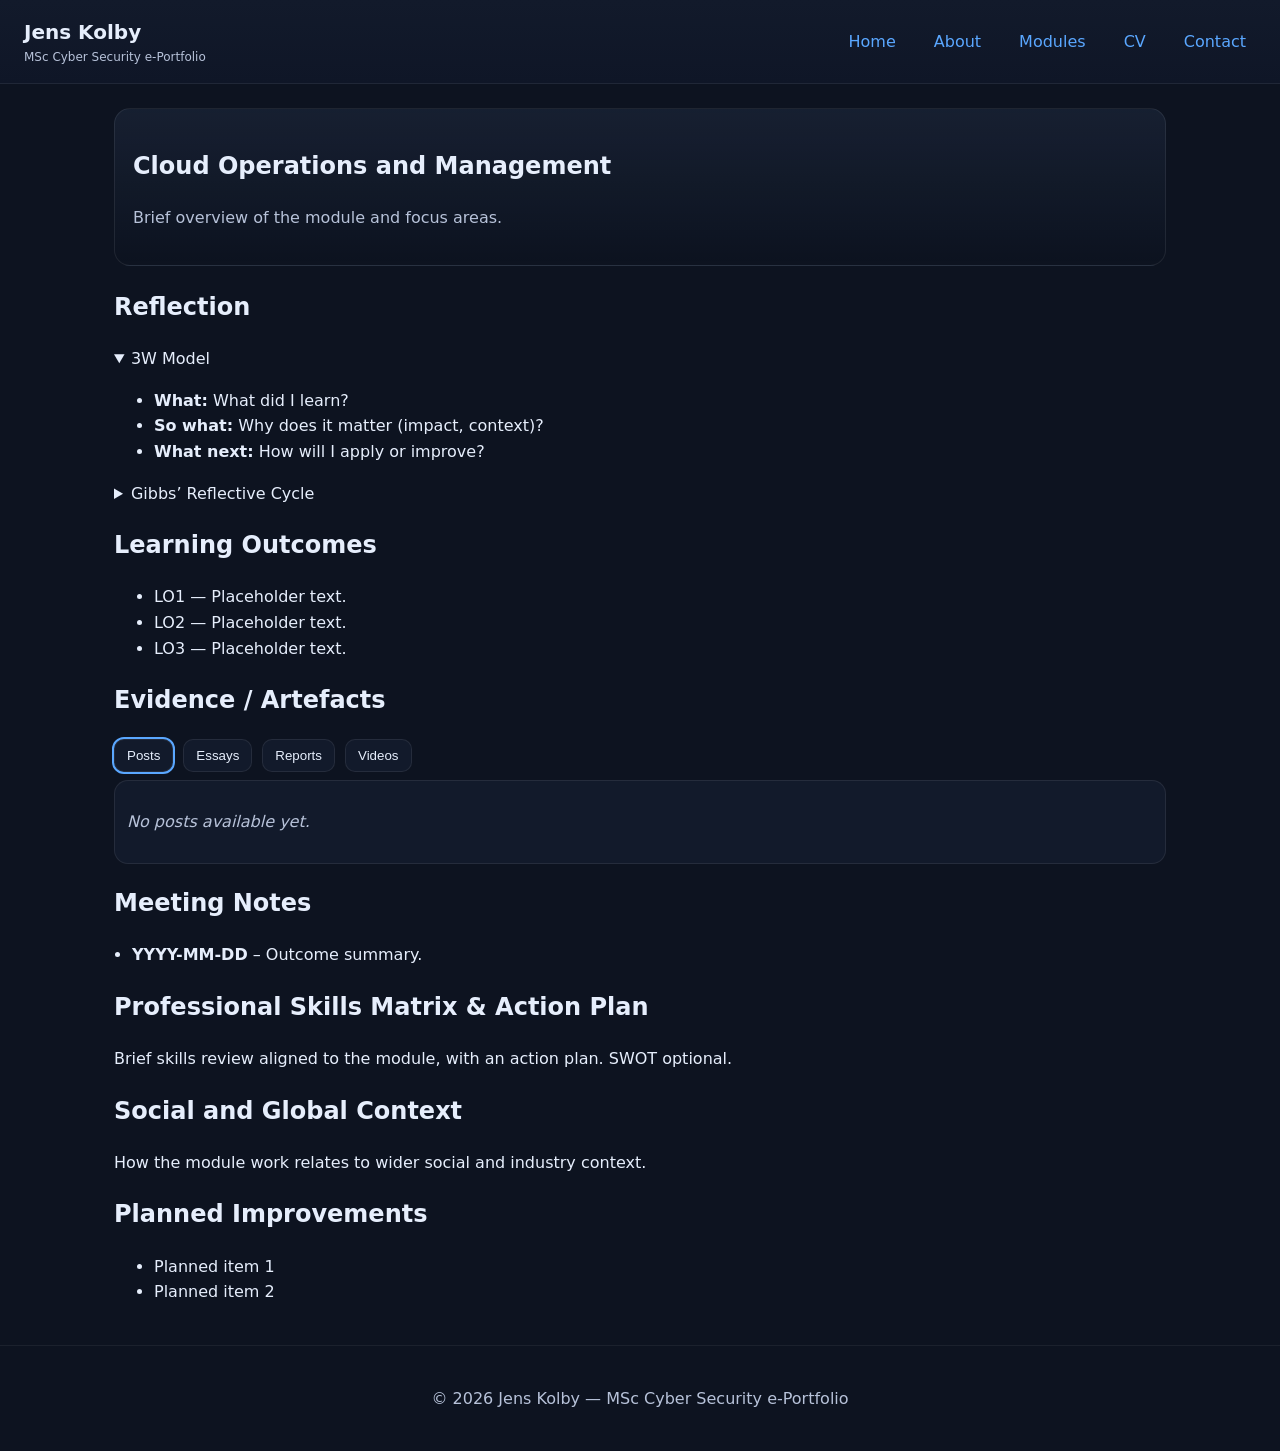
<file: module-human-factor.html>
<!DOCTYPE html>
<html lang="en">
<head>
  <meta charset="utf-8" />
  <meta name="viewport" content="width=device-width, initial-scale=1" />
  <title>MSc Cyber Security e‑Portfolio</title>
  <link rel="stylesheet" href="assets/css/styles.css" />
  <meta name="description" content="MSc Cyber Security e‑Portfolio for Jens Kolby" />
</head>

<body>
  <header class="site-header">
    <div class="brand">
      <div class="brand-title">Jens Kolby</div>
      <div class="brand-subtitle">MSc Cyber Security e-Portfolio</div>
    </div>
    <nav id="nav">
      <ul class="menu">
        <li class="menu-item"><a href="index.html">Home</a></li>
        <li class="menu-item"><a href="about.html">About</a></li>
        <li class="menu-item has-dropdown">
          <a href="#">Modules</a>
          <ul class="dropdown">
            <li><a href="module-introduction.html">Introduction</a></li>
            <li><a href="module-launching-into-computing.html">Launching into Computing</a></li>
            <li><a href="module-network-security.html">Network Security</a></li>
            <li><a href="module-security-and-risk-management.html">Security and Risk Management</a></li>
            <li><a href="module-advanced-oop.html">Advanced Object Oriented Design & Programming</a></li>
            <li><a href="module-human-factor.html">Cloud Operations and Management</a></li>
            <li><a href="module-digital-forensics.html">Principles of Digital Forensics and Cyber Law</a></li>
            <li><a href="module-research-methods.html">Research Methods and Professional Practice</a></li>
            <li><a href="module-msc-project.html">MSc Cyber Security Project</a></li>
          </ul>
        </li>
        <li class="menu-item"><a href="cv.html">CV</a></li>
        <li class="menu-item"><a href="contact.html">Contact</a></li>
      </ul>
    </nav>
  </header>

  <main class="container">
    <article class="module-page">
      <header>
        <h1>Cloud Operations and Management</h1>
        <p class="module-intro">Brief overview of the module and focus areas.</p>
      </header>

      <section id="reflection">
        <h2>Reflection</h2>
        <details open>
          <summary>3W Model</summary>
          <ul>
            <li><strong>What:</strong> What did I learn?</li>
            <li><strong>So what:</strong> Why does it matter (impact, context)?</li>
            <li><strong>What next:</strong> How will I apply or improve?</li>
          </ul>
        </details>
        <details>
          <summary>Gibbs’ Reflective Cycle</summary>
          <ol>
            <li>Description</li><li>Feelings</li><li>Evaluation</li>
            <li>Analysis</li><li>Conclusion</li><li>Action plan</li>
          </ol>
        </details>
      </section>

      <section id="learning-outcomes">
        <h2>Learning Outcomes</h2>
        <ul class="lo-list">
          <li>LO1 — Placeholder text.</li>
          <li>LO2 — Placeholder text.</li>
          <li>LO3 — Placeholder text.</li>
        </ul>
      </section>

      <section id="evidence">
        <h2>Evidence / Artefacts</h2>
        <div class="tabs">
          <button class="tab-link" data-target="#tab-posts">Posts</button>
          <button class="tab-link" data-target="#tab-essays">Essays</button>
          <button class="tab-link" data-target="#tab-reports">Reports</button>
          <button class="tab-link" data-target="#tab-videos">Videos</button>
        </div>
        <div class="tab-panels">
          <div id="tab-posts" class="tab-panel">
            <p class="empty">No posts available yet.</p>
          </div>
          <div id="tab-essays" class="tab-panel">
            <p class="empty">No essays available yet.</p>
          </div>
          <div id="tab-reports" class="tab-panel">
            <p class="empty">No reports available yet.</p>
          </div>
          <div id="tab-videos" class="tab-panel">
            <p class="empty">No videos available yet.</p>
          </div>
        </div>
      </section>

      <section id="meeting-notes">
        <h2>Meeting Notes</h2>
        <ul class="notes">
          <li><strong>YYYY-MM-DD</strong> – Outcome summary.</li>
        </ul>
      </section>

      <section id="skills-matrix">
        <h2>Professional Skills Matrix & Action Plan</h2>
        <p>Brief skills review aligned to the module, with an action plan. SWOT optional.</p>
      </section>

      <section id="context">
        <h2>Social and Global Context</h2>
        <p>How the module work relates to wider social and industry context.</p>
      </section>

      <section id="planned-improvements">
        <h2>Planned Improvements</h2>
        <ul>
          <li>Planned item 1</li>
          <li>Planned item 2</li>
        </ul>
      </section>
    </article>
  </main>

  <footer class="site-footer">
    <p>&copy; <span id="year"></span> Jens Kolby — MSc Cyber Security e‑Portfolio</p>
  </footer>
  <script src="assets/js/main.js"></script>
</body>
</html>
</file>
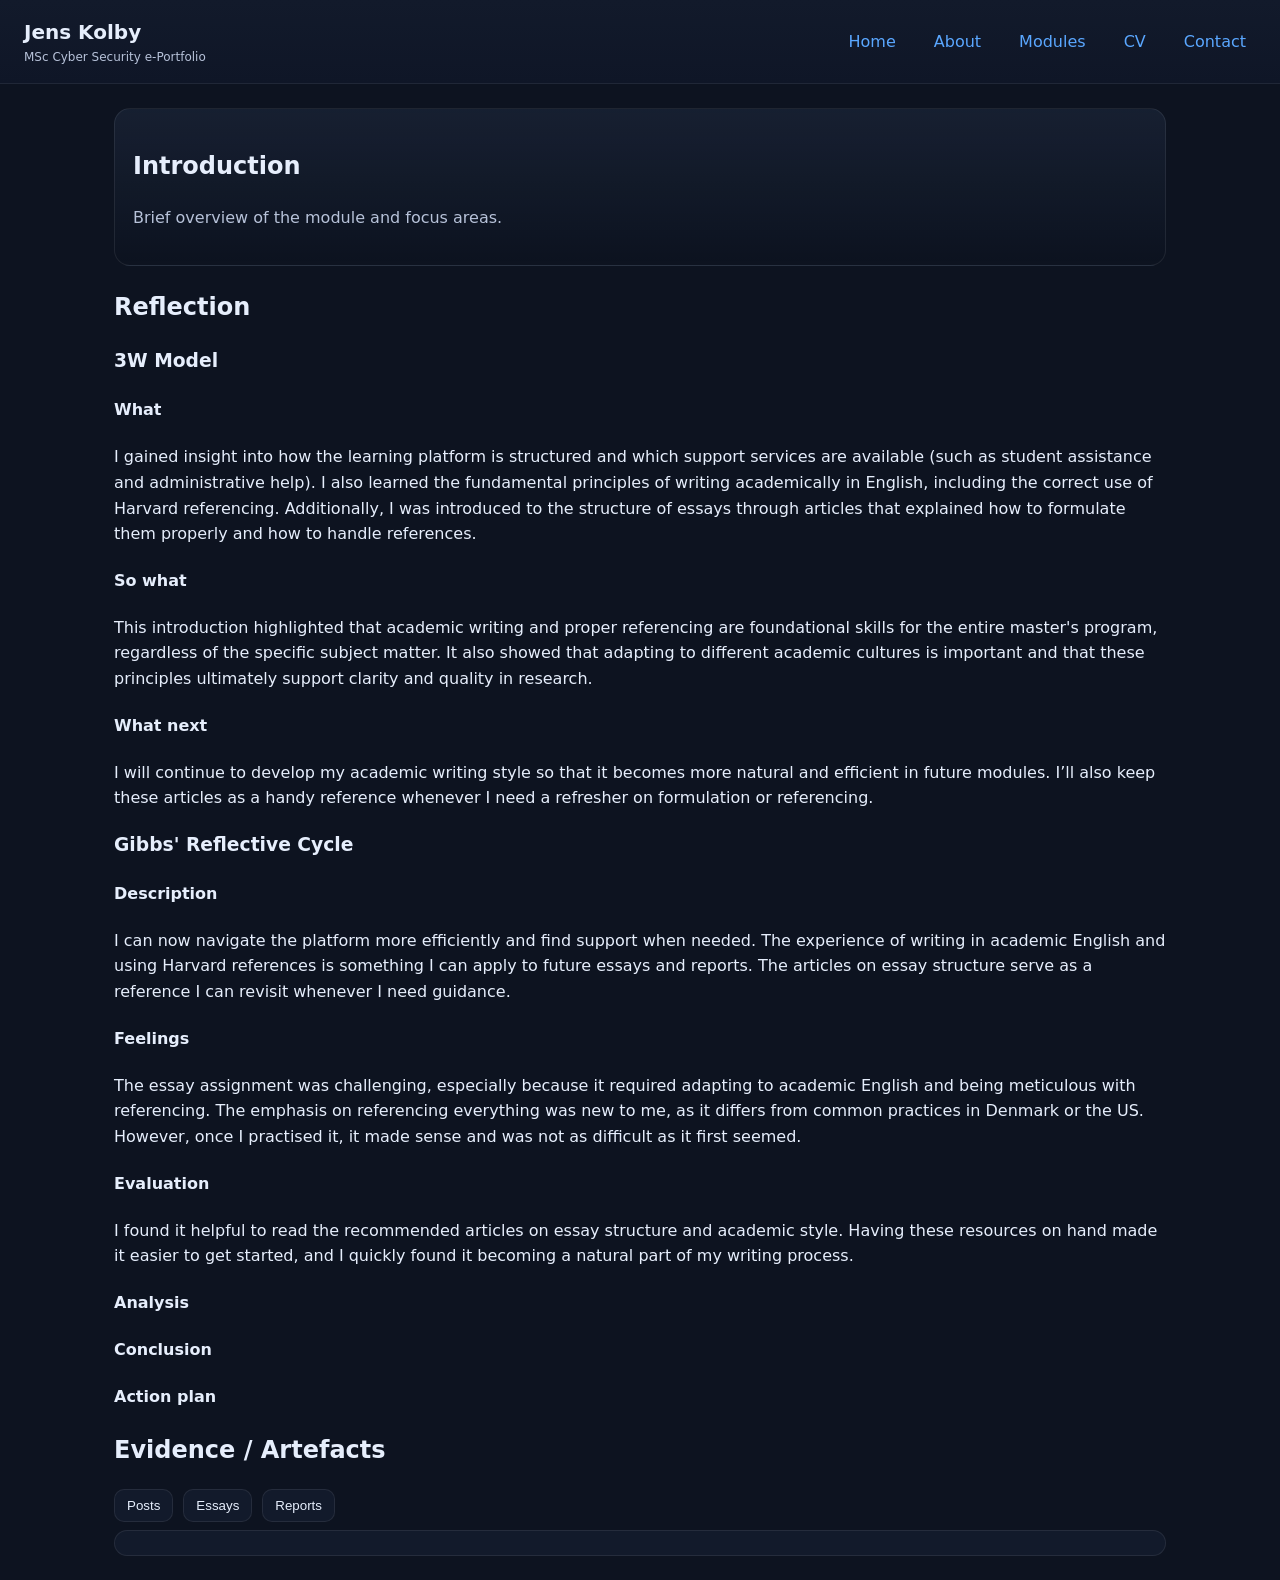
<file: module-introduction.html>
<!DOCTYPE html>
<html lang="en">
<head>
  <meta charset="utf-8" />
  <meta name="viewport" content="width=device-width, initial-scale=1" />
  <title>MSc Cyber Security e-Portfolio</title>
  <link rel="stylesheet" href="assets/css/styles.css" />
  <meta name="description" content="MSc Cyber Security e-Portfolio for Jens Kolby" />
</head>

<body>
  <header class="site-header">
    <div class="brand">
      <div class="brand-title">Jens Kolby</div>
      <div class="brand-subtitle">MSc Cyber Security e-Portfolio</div>
    </div>
    <nav id="nav">
      <ul class="menu">
        <li class="menu-item"><a href="index.html">Home</a></li>
        <li class="menu-item"><a href="about.html">About</a></li>
        <li class="menu-item has-dropdown">
          <a href="#">Modules</a>
          <ul class="dropdown">
            <li><a href="module-introduction.html">Introduction</a></li>
            <li><a href="module-launching-into-computing.html">Launching into Computing</a></li>
            <li><a href="module-network-security.html">Network Security</a></li>
            <li><a href="module-security-and-risk-management.html">Security and Risk Management</a></li>
            <li><a href="module-advanced-oop.html">Advanced Object Oriented Design &amp; Programming</a></li>
            <li><a href="module-human-factor.html">The Human Factor</a></li>
            <li><a href="module-digital-forensics.html">Principles of Digital Forensics and Cyber Law</a></li>
            <li><a href="module-research-methods.html">Research Methods and Professional Practice</a></li>
            <li><a href="module-msc-project.html">MSc Cyber Security Project</a></li>
          </ul>
        </li>
        <li class="menu-item"><a href="cv.html">CV</a></li>
        <li class="menu-item"><a href="contact.html">Contact</a></li>
      </ul>
    </nav>
  </header>

  <main class="container">
    <article class="module-page">
      <header>
        <h1>Introduction</h1>
        <p class="module-intro">Brief overview of the module and focus areas.</p>
      </header>

      <!-- REFLECTION (din tekst uændret) -->
      <section class="module-section">
        <h2>Reflection</h2>

        <!-- 3W Model -->
        <section class="reflection-block">
          <h3>3W Model</h3>

          <h4>What</h4>
          <p>
            I gained insight into how the learning platform is structured and which support
            services are available (such as student assistance and administrative help).
            I also learned the fundamental principles of writing academically in English,
            including the correct use of Harvard referencing. Additionally, I was introduced
            to the structure of essays through articles that explained how to formulate them
            properly and how to handle references.
          </p>

          <h4>So what</h4>
          <p>
            This introduction highlighted that academic writing and proper referencing are
            foundational skills for the entire master's program, regardless of the specific
            subject matter. It also showed that adapting to different academic cultures is
            important and that these principles ultimately support clarity and quality in research.
          </p>

          <h4>What next</h4>
          <p>
            I will continue to develop my academic writing style so that it becomes more natural
            and efficient in future modules. I’ll also keep these articles as a handy reference
            whenever I need a refresher on formulation or referencing.
          </p>
        </section>

        <!-- Gibbs' Reflective Cycle -->
        <section class="reflection-block">
          <h3>Gibbs' Reflective Cycle</h3>

          <h4>Description</h4>
          <p>
            I can now navigate the platform more efficiently and find support when needed.
            The experience of writing in academic English and using Harvard references is
            something I can apply to future essays and reports. The articles on essay structure
            serve as a reference I can revisit whenever I need guidance.
          </p>

          <h4>Feelings</h4>
          <p>
            The essay assignment was challenging, especially because it required adapting to
            academic English and being meticulous with referencing. The emphasis on referencing
            everything was new to me, as it differs from common practices in Denmark or the US.
            However, once I practised it, it made sense and was not as difficult as it first seemed.
          </p>

          <h4>Evaluation</h4>
          <p>
            I found it helpful to read the recommended articles on essay structure and academic
            style. Having these resources on hand made it easier to get started, and I quickly
            found it becoming a natural part of my writing process.
          </p>

          <h4>Analysis</h4>
          <p></p>

          <h4>Conclusion</h4>
          <p></p>

          <h4>Action plan</h4>
          <p></p>
        </section>
      </section>

      <!-- EVIDENCE / ARTEFACTS -->
      <section id="evidence">
        <h2>Evidence / Artefacts</h2>
        <div class="tabs">
          <button class="tab-link" data-target="#tab-posts">Posts</button>
          <button class="tab-link" data-target="#tab-essays">Essays</button>
          <button class="tab-link" data-target="#tab-reports">Reports</button>
         </div>

        <div class="tab-panels">
          <div id="tab-posts" class="tab-panel">
            <ul>
              <li>
                <a href="assets/posts/Initial_Post.pdf" target="_blank">
                  Initial Post (Assignment): The Impact of Computing and Cybersecurity in the Financial Industry (Aug 1, 2025)
                </a>
                <p class="meta">
                  Grade: 86% (Distinction) – Graded by Z. Siddiqui on 2 Sept 2025
                </p>
                <p class="feedback">
                  Feedback: You gave a strong historical and regulatory perspective on cybersecurity in the financial sector. Including examples like the Morris Worm and Bangladesh Bank heist helped contextualize the shift in policies. You also raised important points about the limitations of current frameworks with regard to AI/ML threats. To push this further, more critical reflection on how financial institutions can practically adapt to emerging risks would be useful.
                </p>
              </li>
              <li>
                <a href="assets/posts/Summary_Post.pdf" target="_blank">
                  Summary Post: Reflections on AI and Cybersecurity in the Financial Industry (Aug 29, 2025)
                </a>
              </li>
              <li>
                <a href="assets/posts/AI-Powered_Automation_Post.pdf" target="_blank">
                  Post: AI-Powered Automation in Business (Aug 2, 2025)
                </a>
              </li>
              <li>
                <a href="assets/posts/Peer_Response_The_Impact_of_AI_on_Education.pdf" target="_blank">
                  Peer Response: The Impact of AI on Education (Aug 10, 2025)
                </a>
              </li>
              <li>
                <a href="assets/posts/Peer_Response_review.pdf" target="_blank">
                  Peer Response: AI’s Evolution and Influence on Healthcare, Business, and Society (Aug 22, 2025)
                </a>
              </li>
            </ul>
          </div>

          <div id="tab-essays" class="tab-panel">
            <ul>
              <li>
                <a href="assets/essays/Boolean_Logic_Gates.pdf" target="_blank">
                  Essay: Boolean Logic in Modern Computing (Aug 2025)
                </a>
              </li>
            </ul>
          </div>

          <div id="tab-reports" class="tab-panel">
            <ul>
              <li>
                <a href="assets/reports/Logisim_Boolean.pdf" target="_blank">
                  Report: Alarm System with Truth Tables (Aug 2025)
                </a>
              </li>
              <li>
                <a href="assets/reports/Bubble_Sort.pdf" target="_blank">
                  Report: Bubble Sort vs TimSort Performance Analysis (Aug 2025)
                </a>
                <p class="description">
                  Comparison of Bubble Sort and TimSort with Python implementation, execution time measurement, and analysis.
                </p>
              </li>
              <li>
                <a href="assets/reports/Data_Analytics_ with_Python_and_ Data _Storage_ Reflection.pdf" target="_blank">
                  Report: Data Analytics with Python &amp; Data Storage (Sep 2025)
                </a>
                 <p class="description">
            COVID-19 data analysed in Pandas/Matplotlib (rolling averages, per-100k metrics, correlations)
            + reflection on SQL vs NoSQL.
          </p>
        </li>

        <li>
          <a href="assets/reports/Principles_of_Artificial_Intelligence.pdf" target="_blank">
            Report: AI Spam Detection with Random Forest (Sep 2025)
          </a>
        </li>
      </ul>
    </div>

    

  </div>
</section>
</file>
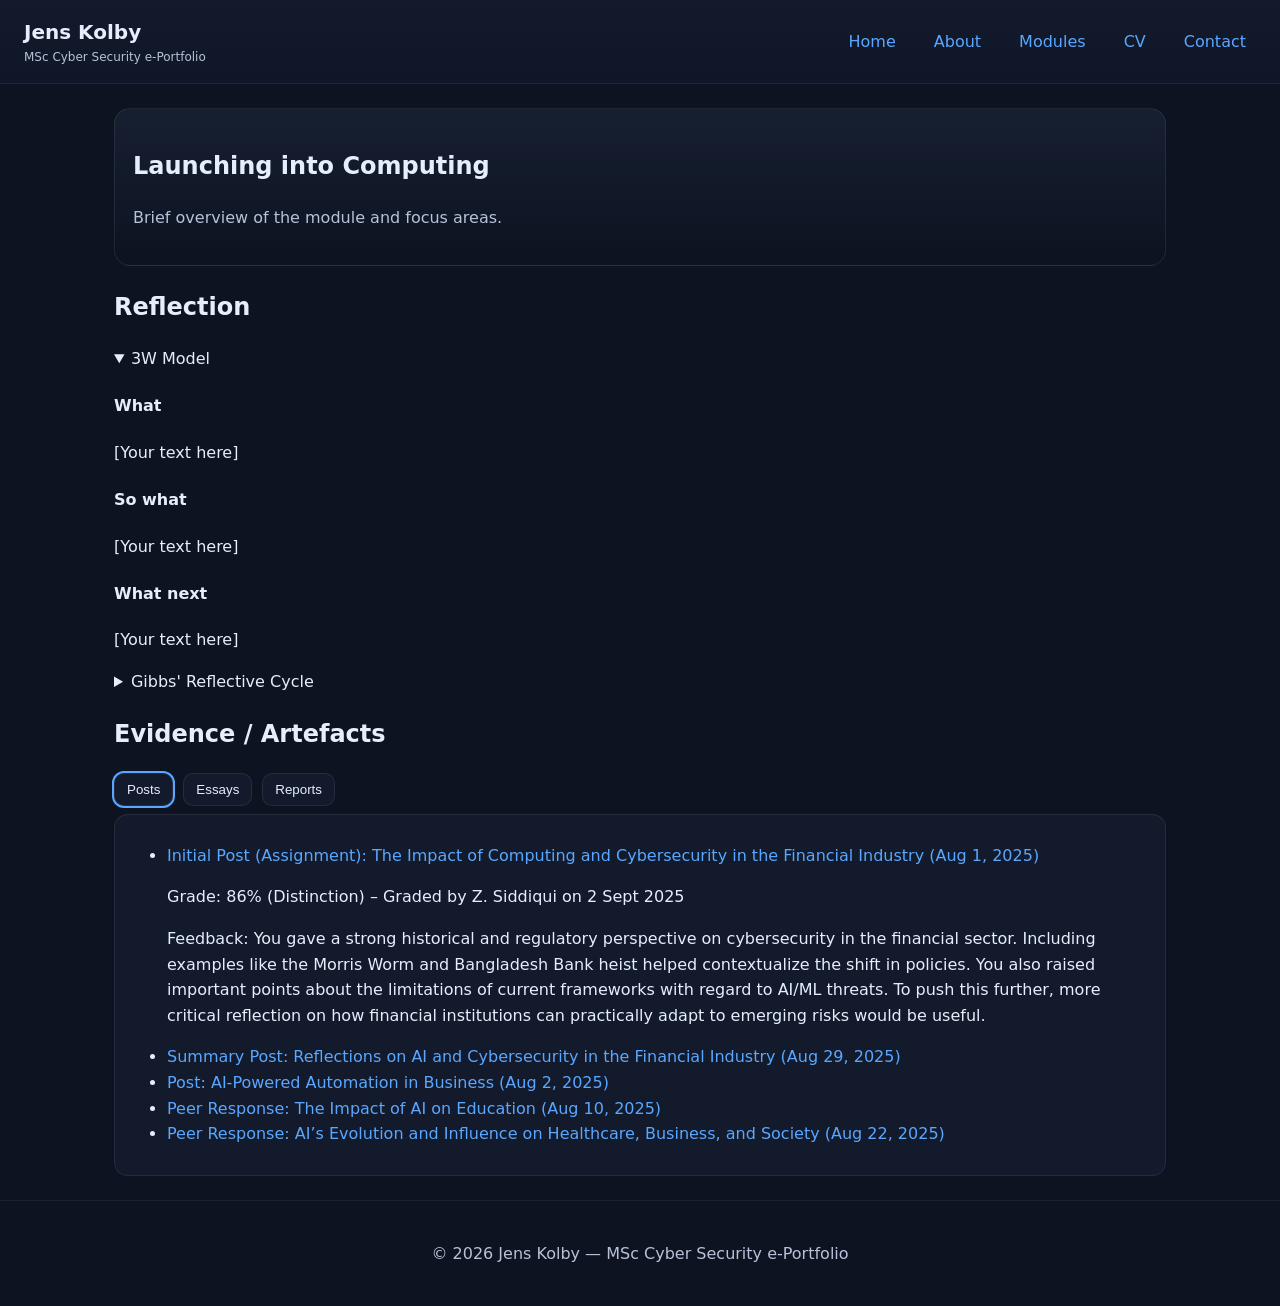
<file: module-launching-into-computing.html>
<!DOCTYPE html>
<html lang="en">
<head>
  <meta charset="utf-8" />
  <meta name="viewport" content="width=device-width, initial-scale=1" />
  <title>MSc Cyber Security e-Portfolio</title>
  <link rel="stylesheet" href="assets/css/styles.css" />
  <meta name="description" content="MSc Cyber Security e-Portfolio for Jens Kolby" />
</head>

<body>
  <header class="site-header">
    <div class="brand">
      <div class="brand-title">Jens Kolby</div>
      <div class="brand-subtitle">MSc Cyber Security e-Portfolio</div>
    </div>
    <nav id="nav">
      <ul class="menu">
        <li class="menu-item"><a href="index.html">Home</a></li>
        <li class="menu-item"><a href="about.html">About</a></li>
        <li class="menu-item has-dropdown">
          <a href="#">Modules</a>
          <ul class="dropdown">
            <li><a href="module-introduction.html">Introduction</a></li>
            <li><a href="module-launching-into-computing.html">Launching into Computing</a></li>
            <li><a href="module-network-security.html">Network Security</a></li>
            <li><a href="module-security-and-risk-management.html">Security and Risk Management</a></li>
            <li><a href="module-advanced-oop.html">Advanced Object Oriented Design & Programming</a></li>
            <li><a href="module-human-factor.html">The Human Factor</a></li>
            <li><a href="module-digital-forensics.html">Principles of Digital Forensics and Cyber Law</a></li>
            <li><a href="module-research-methods.html">Research Methods and Professional Practice</a></li>
            <li><a href="module-msc-project.html">MSc Cyber Security Project</a></li>
          </ul>
        </li>
        <li class="menu-item"><a href="cv.html">CV</a></li>
        <li class="menu-item"><a href="contact.html">Contact</a></li>
      </ul>
    </nav>
  </header>

  <main class="container">
    <article class="module-page">
      <header>
        <h1>Launching into Computing</h1>
        <p class="module-intro">Brief overview of the module and focus areas.</p>
      </header>

      <!-- Reflection -->
      <section id="reflection">
        <h2>Reflection</h2>

        <!-- 3W Model -->
        <details open>
          <summary>3W Model</summary>

          <h4>What</h4>
          <p>[Your text here]</p>

          <h4>So what</h4>
          <p>[Your text here]</p>

          <h4>What next</h4>
          <p>[Your text here]</p>

        </details>

        <!-- Gibbs' Reflective Cycle -->
        <details>
          <summary>Gibbs' Reflective Cycle</summary>

          <h4>Description</h4>
          <p>[Your text here]</p>

          <h4>Feelings</h4>
          <p>[Your text here]</p>

          <h4>Evaluation</h4>
          <p>[Your text here]</p>

          <h4>Analysis</h4>
          <p>[Your text here]</p>

          <h4>Conclusion</h4>
          <p>[Your text here]</p>

          <h4>Action plan</h4>
          <p>[Your text here]</p>

        </details>
      </section>

      <!-- Evidence / Artefacts -->
      <section id="evidence">
        <h2>Evidence / Artefacts</h2>

        <div class="tabs">
          <button class="tab-link" data-target="#tab-posts">Posts</button>
          <button class="tab-link" data-target="#tab-essays">Essays</button>
          <button class="tab-link" data-target="#tab-reports">Reports</button>
        </div>

        <div class="tab-panels">

          <!-- POSTS -->
          <div id="tab-posts" class="tab-panel">
            <ul>
              <li>
                <a href="assets/posts/Initial_Post.pdf" target="_blank">
                  Initial Post (Assignment): The Impact of Computing and Cybersecurity in the Financial Industry (Aug 1, 2025)
                </a>
                <p class="meta">
                  Grade: 86% (Distinction) – Graded by Z. Siddiqui on 2 Sept 2025
                </p>
                <p class="feedback">
                  Feedback: You gave a strong historical and regulatory perspective on cybersecurity in the financial sector. Including examples like the Morris Worm and Bangladesh Bank heist helped contextualize the shift in policies. You also raised important points about the limitations of current frameworks with regard to AI/ML threats. To push this further, more critical reflection on how financial institutions can practically adapt to emerging risks would be useful.
                </p>
              </li>

              <li>
                <a href="assets/posts/Summary_Post.pdf" target="_blank">
                  Summary Post: Reflections on AI and Cybersecurity in the Financial Industry (Aug 29, 2025)
                </a>
              </li>

              <li>
                <a href="assets/posts/AI-Powered_Automation_Post.pdf" target="_blank">
                  Post: AI-Powered Automation in Business (Aug 2, 2025)
                </a>
              </li>

              <li>
                <a href="assets/posts/Peer_Response_The_Impact_of_AI_on_Education.pdf" target="_blank">
                  Peer Response: The Impact of AI on Education (Aug 10, 2025)
                </a>
              </li>

              <li>
                <a href="assets/posts/Peer_Response_review.pdf" target="_blank">
                  Peer Response: AI’s Evolution and Influence on Healthcare, Business, and Society (Aug 22, 2025)
                </a>
              </li>
            </ul>
          </div>

          <!-- ESSAYS -->
          <div id="tab-essays" class="tab-panel">
            <ul>
              <li>
                <a href="assets/essays/Boolean_Logic_Gates.pdf" target="_blank">
                  Essay: Boolean Logic in Modern Computing (Aug 2025)
                </a>
              </li>
            </ul>
          </div>

          <!-- REPORTS -->
          <div id="tab-reports" class="tab-panel">
            <ul>
              <li>
                <a href="assets/reports/Logisim_Boolean.pdf" target="_blank">
                  Report: Alarm System with Truth Tables (Aug 2025)
                </a>
              </li>
              <li>
                <a href="assets/reports/Bubble_Sort.pdf" target="_blank">
                  Report: Bubble Sort vs TimSort Performance Analysis (Aug 2025)
                </a>
                <p class="description">
                  Comparison of Bubble Sort and TimSort with Python implementation, execution time measurement, and analysis.
                </p>
              </li>
              <li>
                <a href="assets/reports/Data_Analytics_ with_Python_and_ Data _Storage_ Reflection.pdf" target="_blank">
                  Report: Data Analytics with Python & Data Storage (Sep 2025)
                </a>
                <p class="description">
                  COVID-19 data analysed in Pandas/Matplotlib (rolling averages, per-100k metrics, correlations) + reflection on SQL vs NoSQL.
                </p>
              </li>
              <li>
                <a href="assets/reports/Principles_of_Artificial_Intelligence.pdf" target="_blank">
                  Report: AI Spam Detection with Random Forest (Sep 2025)
                </a>
              </li>
            </ul>
          </div>

        </div>
      </section>

    </article>
  </main>

  <footer class="site-footer">
    <p>&copy; <span id="year"></span> Jens Kolby — MSc Cyber Security e-Portfolio</p>
  </footer>

  <script src="assets/js/main.js"></script>
</body>
</html>
</file>
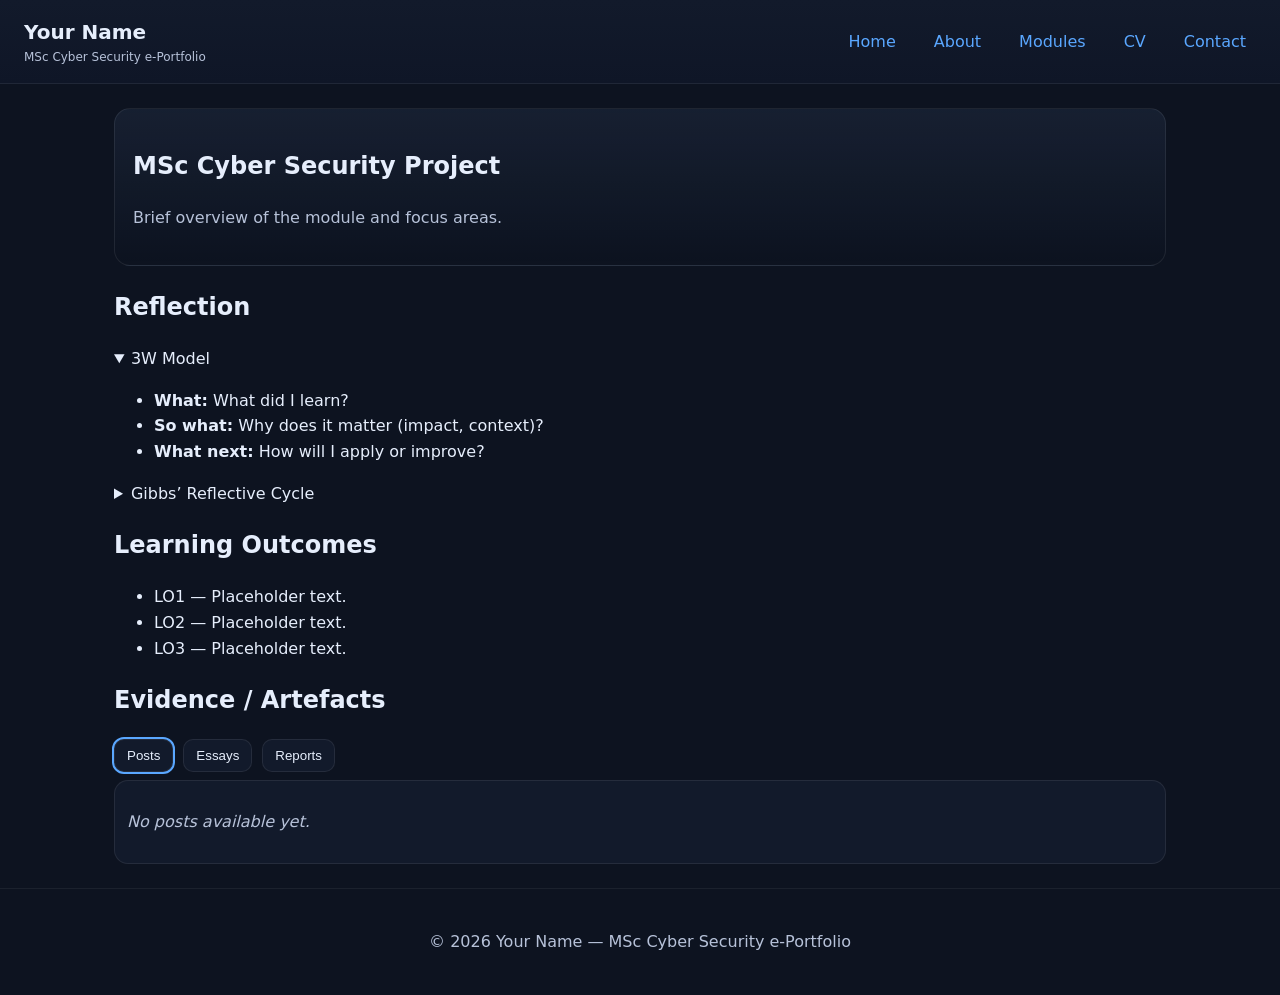
<file: module-msc-project.html>
<!DOCTYPE html>
<html lang="en">
<head>
  <meta charset="utf-8" />
  <meta name="viewport" content="width=device-width, initial-scale=1" />
  <title>MSc Cyber Security e-Portfolio</title>
  <link rel="stylesheet" href="assets/css/styles.css" />
  <meta name="description" content="MSc Cyber Security e-Portfolio for Your Name" />
</head>

<body>
  <header class="site-header">
    <div class="brand">
      <div class="brand-title">Your Name</div>
      <div class="brand-subtitle">MSc Cyber Security e-Portfolio</div>
    </div>
    <nav id="nav">
      <ul class="menu">
        <li class="menu-item"><a href="index.html">Home</a></li>
        <li class="menu-item"><a href="about.html">About</a></li>
        <li class="menu-item has-dropdown">
          <a href="#">Modules</a>
          <ul class="dropdown">
            <li><a href="module-introduction.html">Introduction</a></li>
            <li><a href="module-launching-into-computing.html">Launching into Computing</a></li>
            <li><a href="module-network-security.html">Network Security</a></li>
            <li><a href="module-security-and-risk-management.html">Security and Risk Management</a></li>
            <li><a href="module-advanced-oop.html">Advanced Object Oriented Design & Programming</a></li>
            <li><a href="module-human-factor.html">The Human Factor</a></li>
            <li><a href="module-digital-forensics.html">Principles of Digital Forensics and Cyber Law</a></li>
            <li><a href="module-research-methods.html">Research Methods and Professional Practice</a></li>
            <li><a href="module-msc-project.html">MSc Cyber Security Project</a></li>
          </ul>
        </li>
        <li class="menu-item"><a href="cv.html">CV</a></li>
        <li class="menu-item"><a href="contact.html">Contact</a></li>
      </ul>
    </nav>
  </header>

  <main class="container">
    <article class="module-page">
      <header>
        <h1>MSc Cyber Security Project</h1>
        <p class="module-intro">Brief overview of the module and focus areas.</p>
      </header>

      <section id="reflection">
        <h2>Reflection</h2>
        <details open>
          <summary>3W Model</summary>
          <ul>
            <li><strong>What:</strong> What did I learn?</li>
            <li><strong>So what:</strong> Why does it matter (impact, context)?</li>
            <li><strong>What next:</strong> How will I apply or improve?</li>
          </ul>
        </details>
        <details>
          <summary>Gibbs’ Reflective Cycle</summary>
          <ol>
            <li>Description</li><li>Feelings</li><li>Evaluation</li>
            <li>Analysis</li><li>Conclusion</li><li>Action plan</li>
          </ol>
        </details>
      </section>

      <section id="learning-outcomes">
        <h2>Learning Outcomes</h2>
        <ul class="lo-list">
          <li>LO1 — Placeholder text.</li>
          <li>LO2 — Placeholder text.</li>
          <li>LO3 — Placeholder text.</li>
        </ul>
      </section>

      <section id="evidence">
        <h2>Evidence / Artefacts</h2>
        <div class="tabs">
          <button class="tab-link" data-target="#tab-posts">Posts</button>
          <button class="tab-link" data-target="#tab-essays">Essays</button>
          <button class="tab-link" data-target="#tab-reports">Reports</button>
        </div>
        <div class="tab-panels">
          <div id="tab-posts" class="tab-panel">
            <p class="empty">No posts available yet.</p>
          </div>
          <div id="tab-essays" class="tab-panel">
            <p class="empty">No essays available yet.</p>
          </div>
          <div id="tab-reports" class="tab-panel">
            <p class="empty">No reports available yet.</p>
          </div>
        </div>
      </section>

    </article>
  </main>

  <footer class="site-footer">
    <p>&copy; <span id="year"></span> Your Name — MSc Cyber Security e-Portfolio</p>
  </footer>
  <script src="assets/js/main.js"></script>
</body>
</html>
</file>
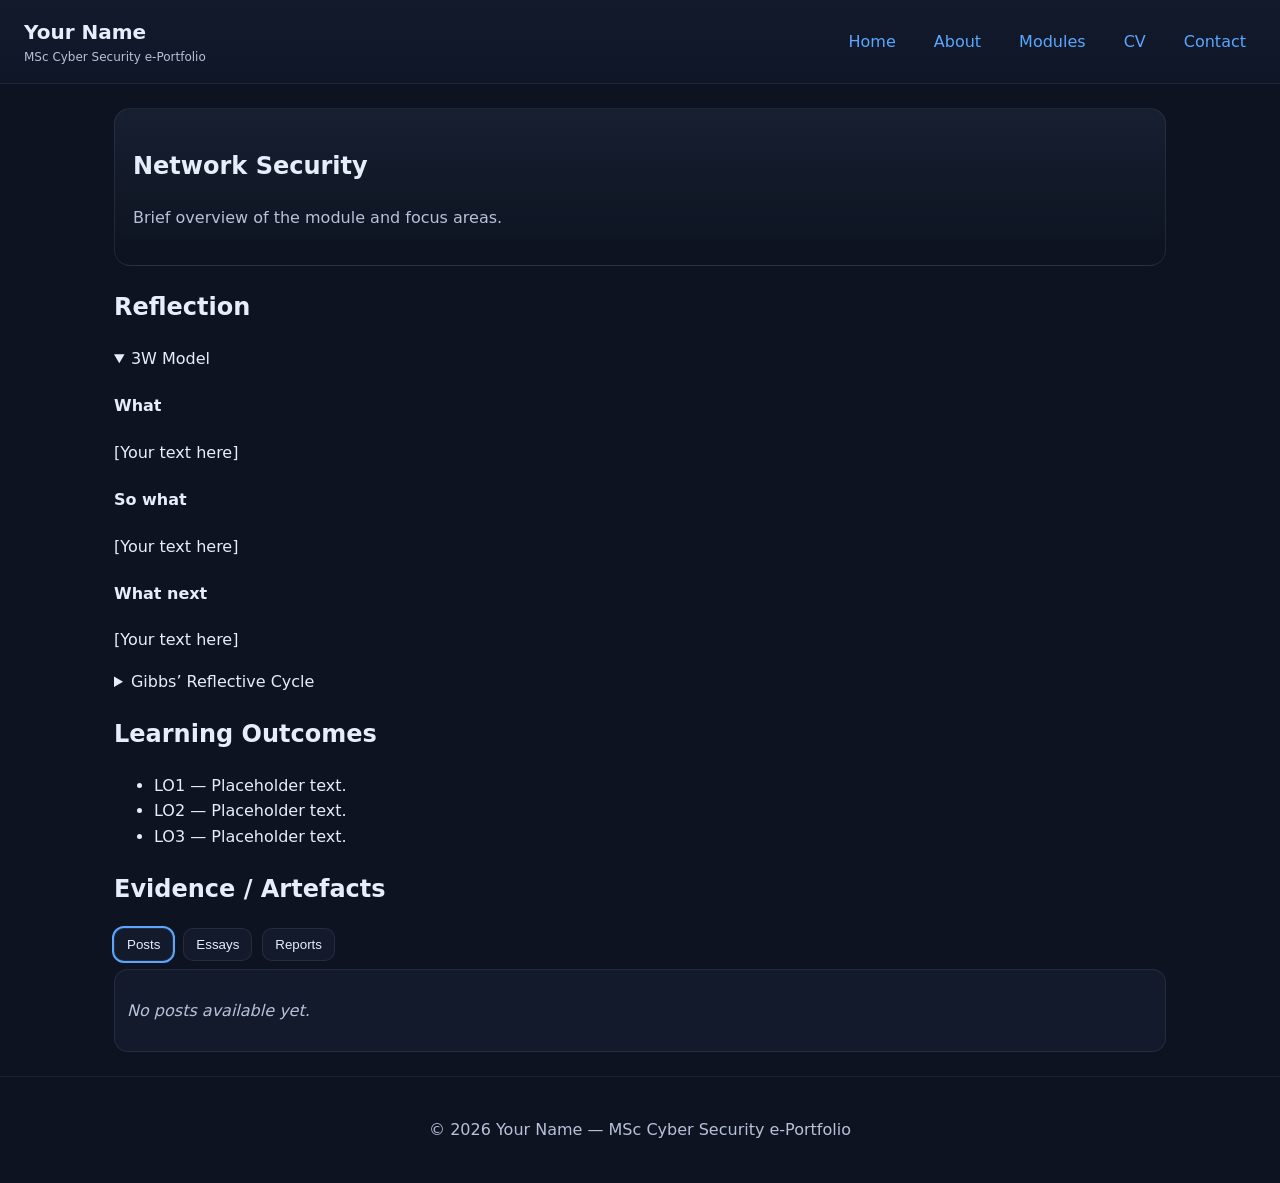
<file: module-network-security.html>
<!DOCTYPE html>
<html lang="en">
<head>
  <meta charset="utf-8" />
  <meta name="viewport" content="width=device-width, initial-scale=1" />
  <title>MSc Cyber Security e-Portfolio</title>
  <link rel="stylesheet" href="assets/css/styles.css" />
  <meta name="description" content="MSc Cyber Security e-Portfolio for Your Name" />
</head>

<body>
  <header class="site-header">
    <div class="brand">
      <div class="brand-title">Your Name</div>
      <div class="brand-subtitle">MSc Cyber Security e-Portfolio</div>
    </div>
    <nav id="nav">
      <ul class="menu">
        <li class="menu-item"><a href="index.html">Home</a></li>
        <li class="menu-item"><a href="about.html">About</a></li>
        <li class="menu-item has-dropdown">
          <a href="#">Modules</a>
          <ul class="dropdown">
            <li><a href="module-introduction.html">Introduction</a></li>
            <li><a href="module-launching-into-computing.html">Launching into Computing</a></li>
            <li><a href="module-network-security.html">Network Security</a></li>
            <li><a href="module-security-and-risk-management.html">Security and Risk Management</a></li>
            <li><a href="module-advanced-oop.html">Advanced Object Oriented Design & Programming</a></li>
            <li><a href="module-human-factor.html">The Human Factor</a></li>
            <li><a href="module-digital-forensics.html">Principles of Digital Forensics and Cyber Law</a></li>
            <li><a href="module-research-methods.html">Research Methods and Professional Practice</a></li>
            <li><a href="module-msc-project.html">MSc Cyber Security Project</a></li>
          </ul>
        </li>
        <li class="menu-item"><a href="cv.html">CV</a></li>
        <li class="menu-item"><a href="contact.html">Contact</a></li>
      </ul>
    </nav>
  </header>

  <main class="container">
    <article class="module-page">
      <header>
        <h1>Network Security</h1>
        <p class="module-intro">Brief overview of the module and focus areas.</p>
      </header>

      <!-- Reflection -->
      <section id="reflection">
        <h2>Reflection</h2>

        <details open>
          <summary>3W Model</summary>

          <h4>What</h4>
          <p>[Your text here]</p>

          <h4>So what</h4>
          <p>[Your text here]</p>

          <h4>What next</h4>
          <p>[Your text here]</p>
        </details>

        <details>
          <summary>Gibbs’ Reflective Cycle</summary>

          <h4>Description</h4>
          <p>[Your text here]</p>

          <h4>Feelings</h4>
          <p>[Your text here]</p>

          <h4>Evaluation</h4>
          <p>[Your text here]</p>

          <h4>Analysis</h4>
          <p>[Your text here]</p>

          <h4>Conclusion</h4>
          <p>[Your text here]</p>

          <h4>Action plan</h4>
          <p>[Your text here]</p>
        </details>
      </section>

      <!-- Learning Outcomes -->
      <section id="learning-outcomes">
        <h2>Learning Outcomes</h2>
        <ul class="lo-list">
          <li>LO1 — Placeholder text.</li>
          <li>LO2 — Placeholder text.</li>
          <li>LO3 — Placeholder text.</li>
        </ul>
      </section>

      <!-- Evidence / Artefacts -->
      <section id="evidence">
        <h2>Evidence / Artefacts</h2>
        <div class="tabs">
          <button class="tab-link" data-target="#tab-posts">Posts</button>
          <button class="tab-link" data-target="#tab-essays">Essays</button>
          <button class="tab-link" data-target="#tab-reports">Reports</button>
        </div>

        <div class="tab-panels">
          <div id="tab-posts" class="tab-panel">
            <p class="empty">No posts available yet.</p>
          </div>

          <div id="tab-essays" class="tab-panel">
            <p class="empty">No essays available yet.</p>
          </div>

          <div id="tab-reports" class="tab-panel">
            <p class="empty">No reports available yet.</p>
          </div>
        </div>
      </section>
    </article>
  </main>

  <footer class="site-footer">
    <p>&copy; <span id="year"></span> Your Name — MSc Cyber Security e-Portfolio</p>
  </footer>

  <script src="assets/js/main.js"></script>
</body>
</html>
</file>
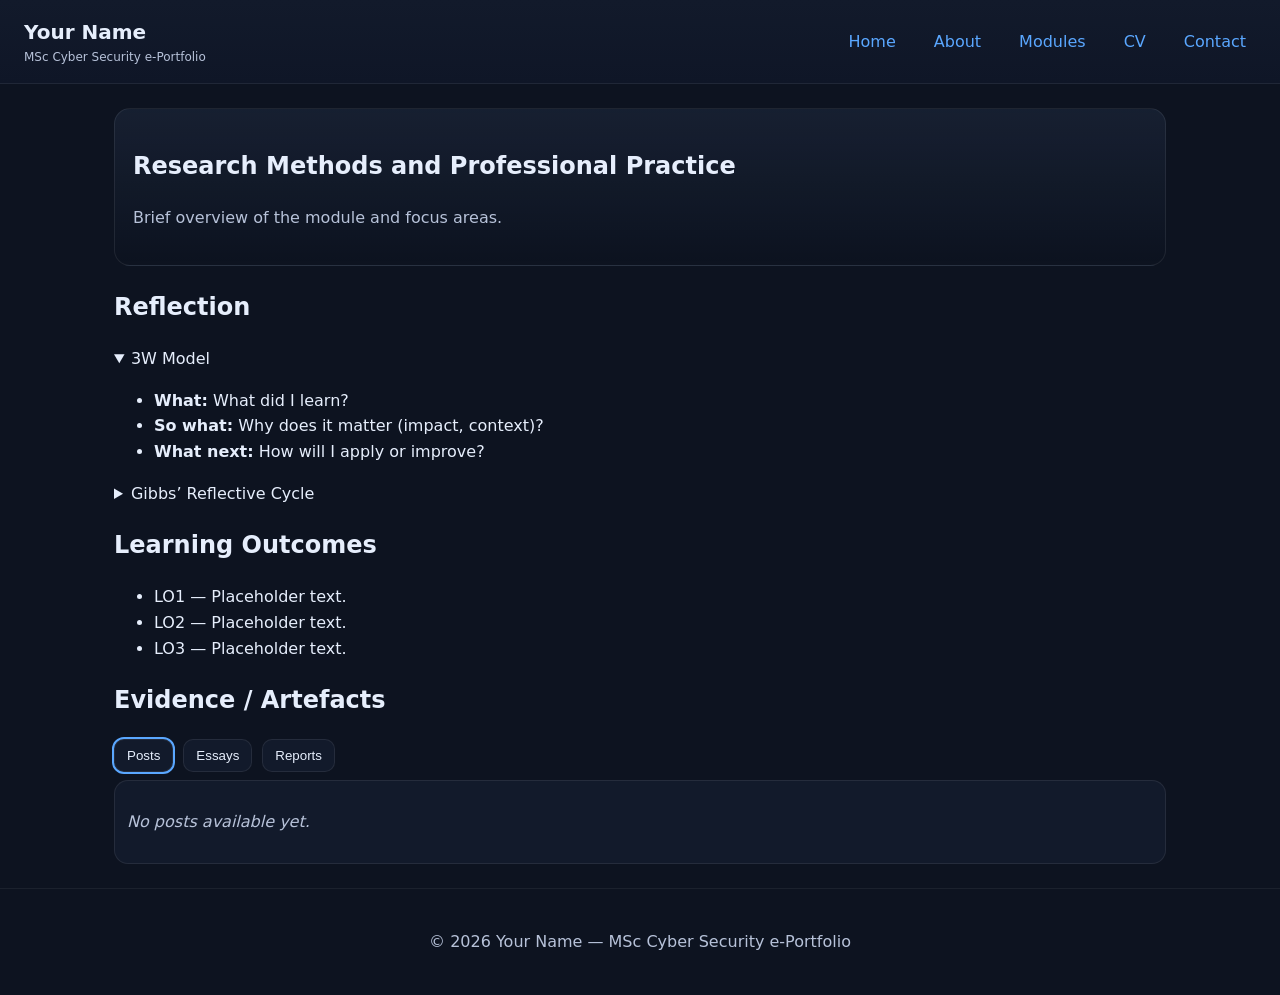
<file: module-research-methods.html>
<!DOCTYPE html>
<html lang="en">
<head>
  <meta charset="utf-8" />
  <meta name="viewport" content="width=device-width, initial-scale=1" />
  <title>MSc Cyber Security e-Portfolio</title>
  <link rel="stylesheet" href="assets/css/styles.css" />
  <meta name="description" content="MSc Cyber Security e-Portfolio for Your Name" />
</head>

<body>
  <header class="site-header">
    <div class="brand">
      <div class="brand-title">Your Name</div>
      <div class="brand-subtitle">MSc Cyber Security e-Portfolio</div>
    </div>
    <nav id="nav">
      <ul class="menu">
        <li class="menu-item"><a href="index.html">Home</a></li>
        <li class="menu-item"><a href="about.html">About</a></li>
        <li class="menu-item has-dropdown">
          <a href="#">Modules</a>
          <ul class="dropdown">
            <li><a href="module-introduction.html">Introduction</a></li>
            <li><a href="module-launching-into-computing.html">Launching into Computing</a></li>
            <li><a href="module-network-security.html">Network Security</a></li>
            <li><a href="module-security-and-risk-management.html">Security and Risk Management</a></li>
            <li><a href="module-advanced-oop.html">Advanced Object Oriented Design & Programming</a></li>
            <li><a href="module-human-factor.html">The Human Factor</a></li>
            <li><a href="module-digital-forensics.html">Principles of Digital Forensics and Cyber Law</a></li>
            <li><a href="module-research-methods.html">Research Methods and Professional Practice</a></li>
            <li><a href="module-msc-project.html">MSc Cyber Security Project</a></li>
          </ul>
        </li>
        <li class="menu-item"><a href="cv.html">CV</a></li>
        <li class="menu-item"><a href="contact.html">Contact</a></li>
      </ul>
    </nav>
  </header>

  <main class="container">
    <article class="module-page">
      <header>
        <h1>Research Methods and Professional Practice</h1>
        <p class="module-intro">Brief overview of the module and focus areas.</p>
      </header>

      <section id="reflection">
        <h2>Reflection</h2>
        <details open>
          <summary>3W Model</summary>
          <ul>
            <li><strong>What:</strong> What did I learn?</li>
            <li><strong>So what:</strong> Why does it matter (impact, context)?</li>
            <li><strong>What next:</strong> How will I apply or improve?</li>
          </ul>
        </details>
        <details>
          <summary>Gibbs’ Reflective Cycle</summary>
          <ol>
            <li>Description</li><li>Feelings</li><li>Evaluation</li>
            <li>Analysis</li><li>Conclusion</li><li>Action plan</li>
          </ol>
        </details>
      </section>

      <section id="learning-outcomes">
        <h2>Learning Outcomes</h2>
        <ul class="lo-list">
          <li>LO1 — Placeholder text.</li>
          <li>LO2 — Placeholder text.</li>
          <li>LO3 — Placeholder text.</li>
        </ul>
      </section>

      <!-- CLEANED Evidence / Artefacts -->
      <section id="evidence">
        <h2>Evidence / Artefacts</h2>

        <div class="tabs">
          <button class="tab-link" data-target="#tab-posts">Posts</button>
          <button class="tab-link" data-target="#tab-essays">Essays</button>
          <button class="tab-link" data-target="#tab-reports">Reports</button>
        </div>

        <div class="tab-panels">

          <div id="tab-posts" class="tab-panel">
            <p class="empty">No posts available yet.</p>
          </div>

          <div id="tab-essays" class="tab-panel">
            <p class="empty">No essays available yet.</p>
          </div>

          <div id="tab-reports" class="tab-panel">
            <p class="empty">No reports available yet.</p>
          </div>

        </div>
      </section>

    </article>
  </main>

  <footer class="site-footer">
    <p>&copy; <span id="year"></span> Your Name — MSc Cyber Security e-Portfolio</p>
  </footer>
  <script src="assets/js/main.js"></script>
</body>
</html>
</file>
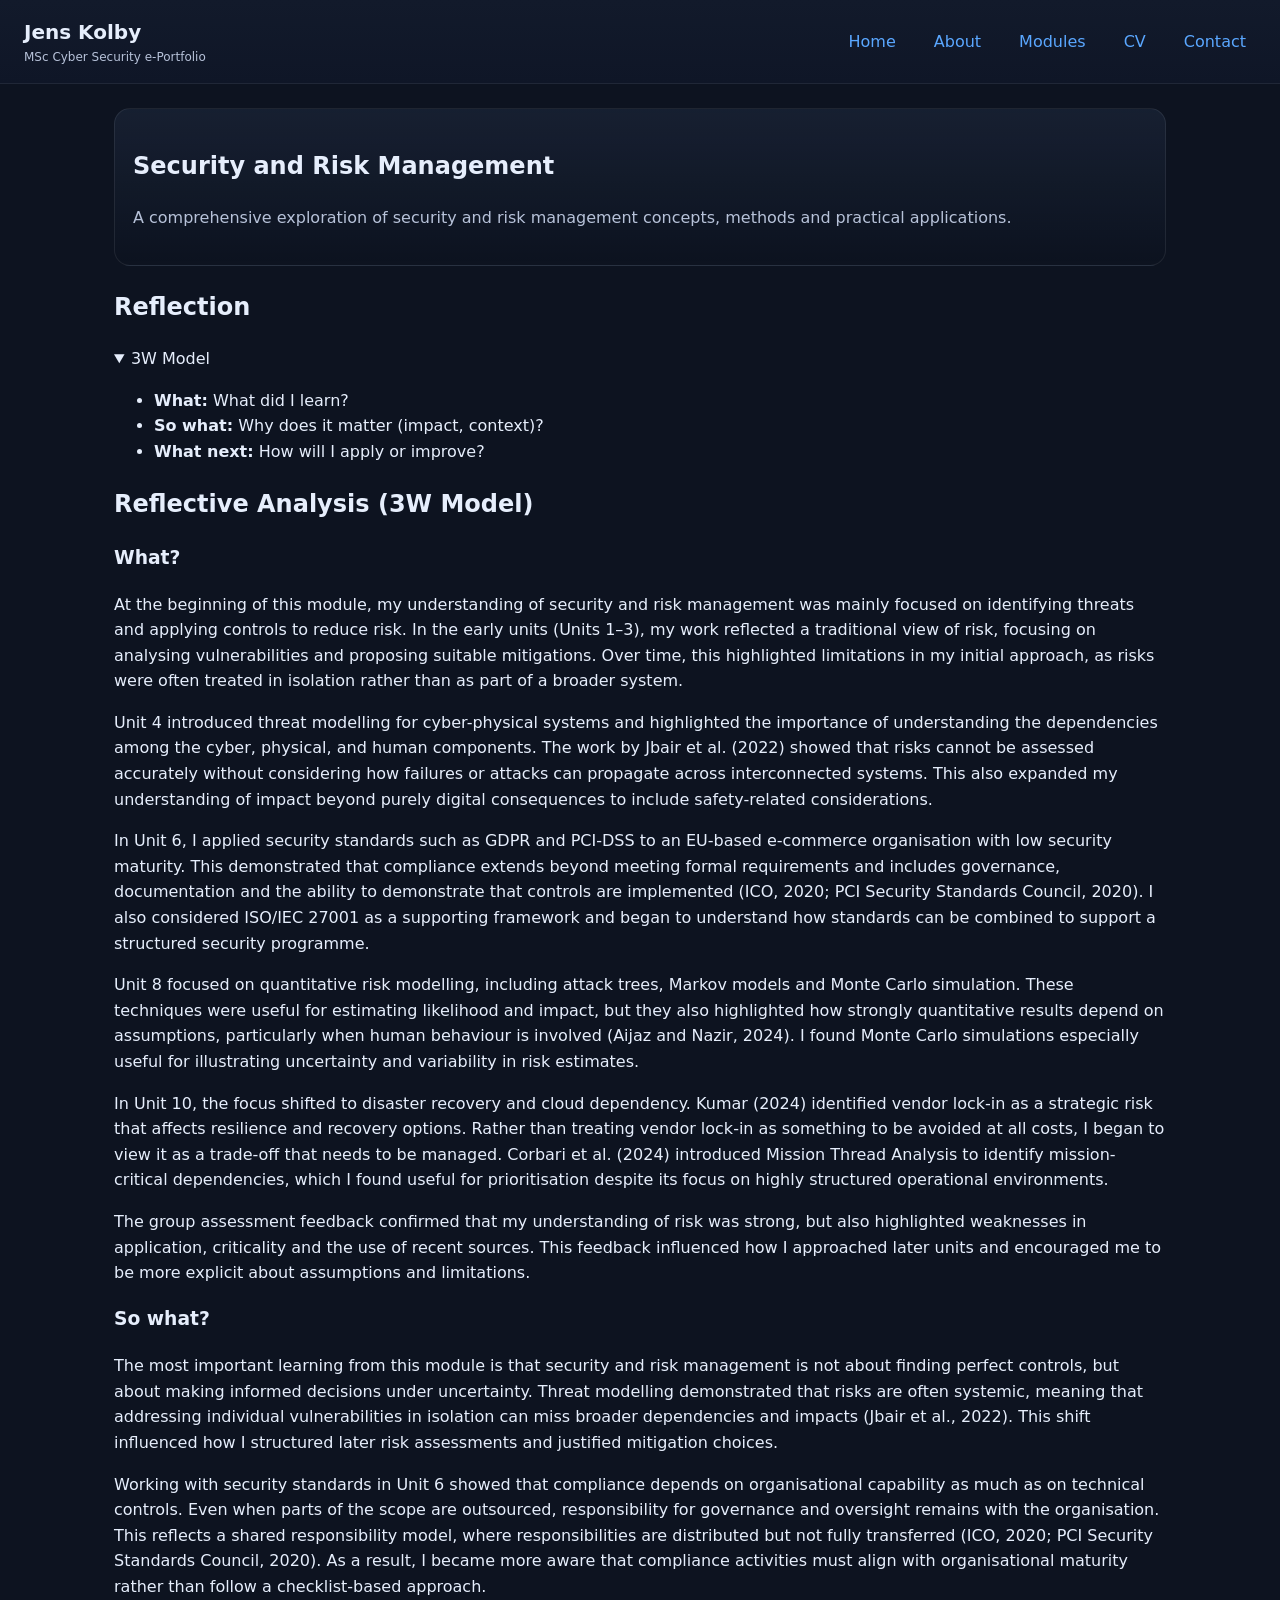
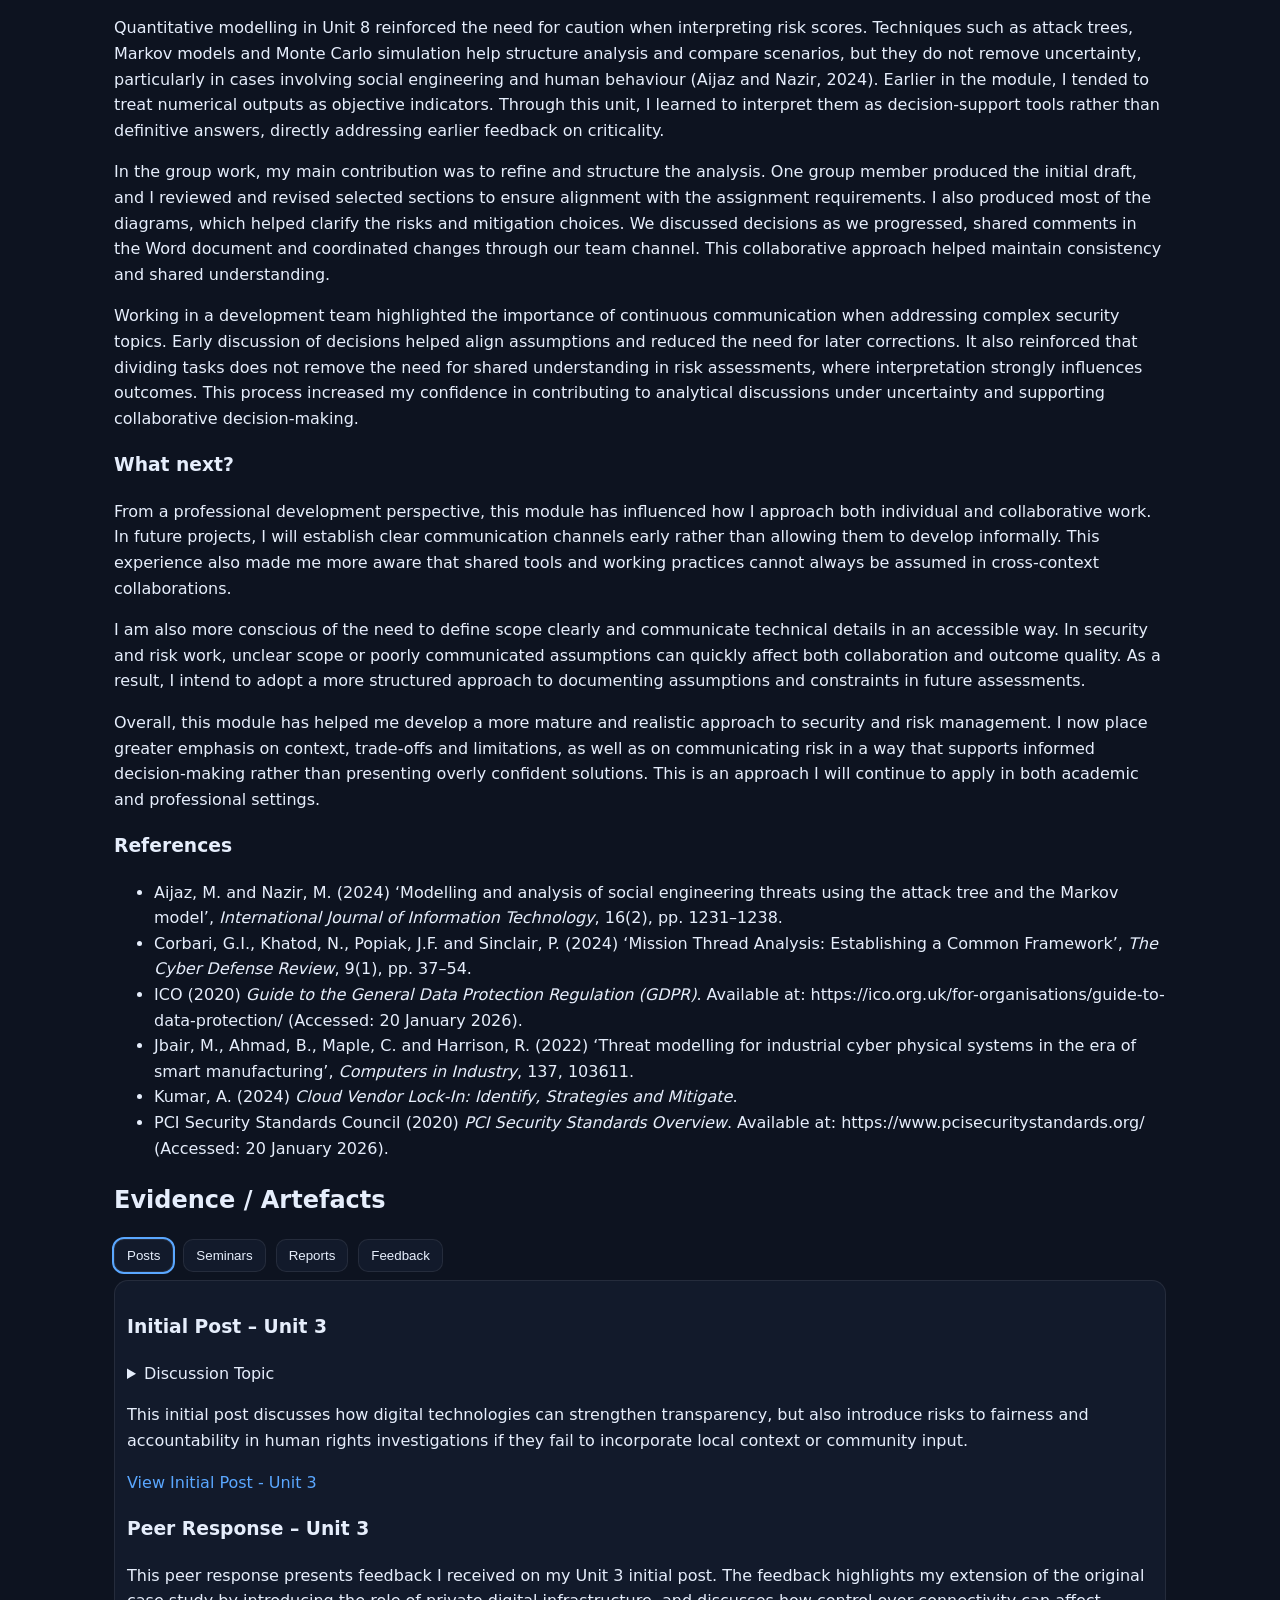
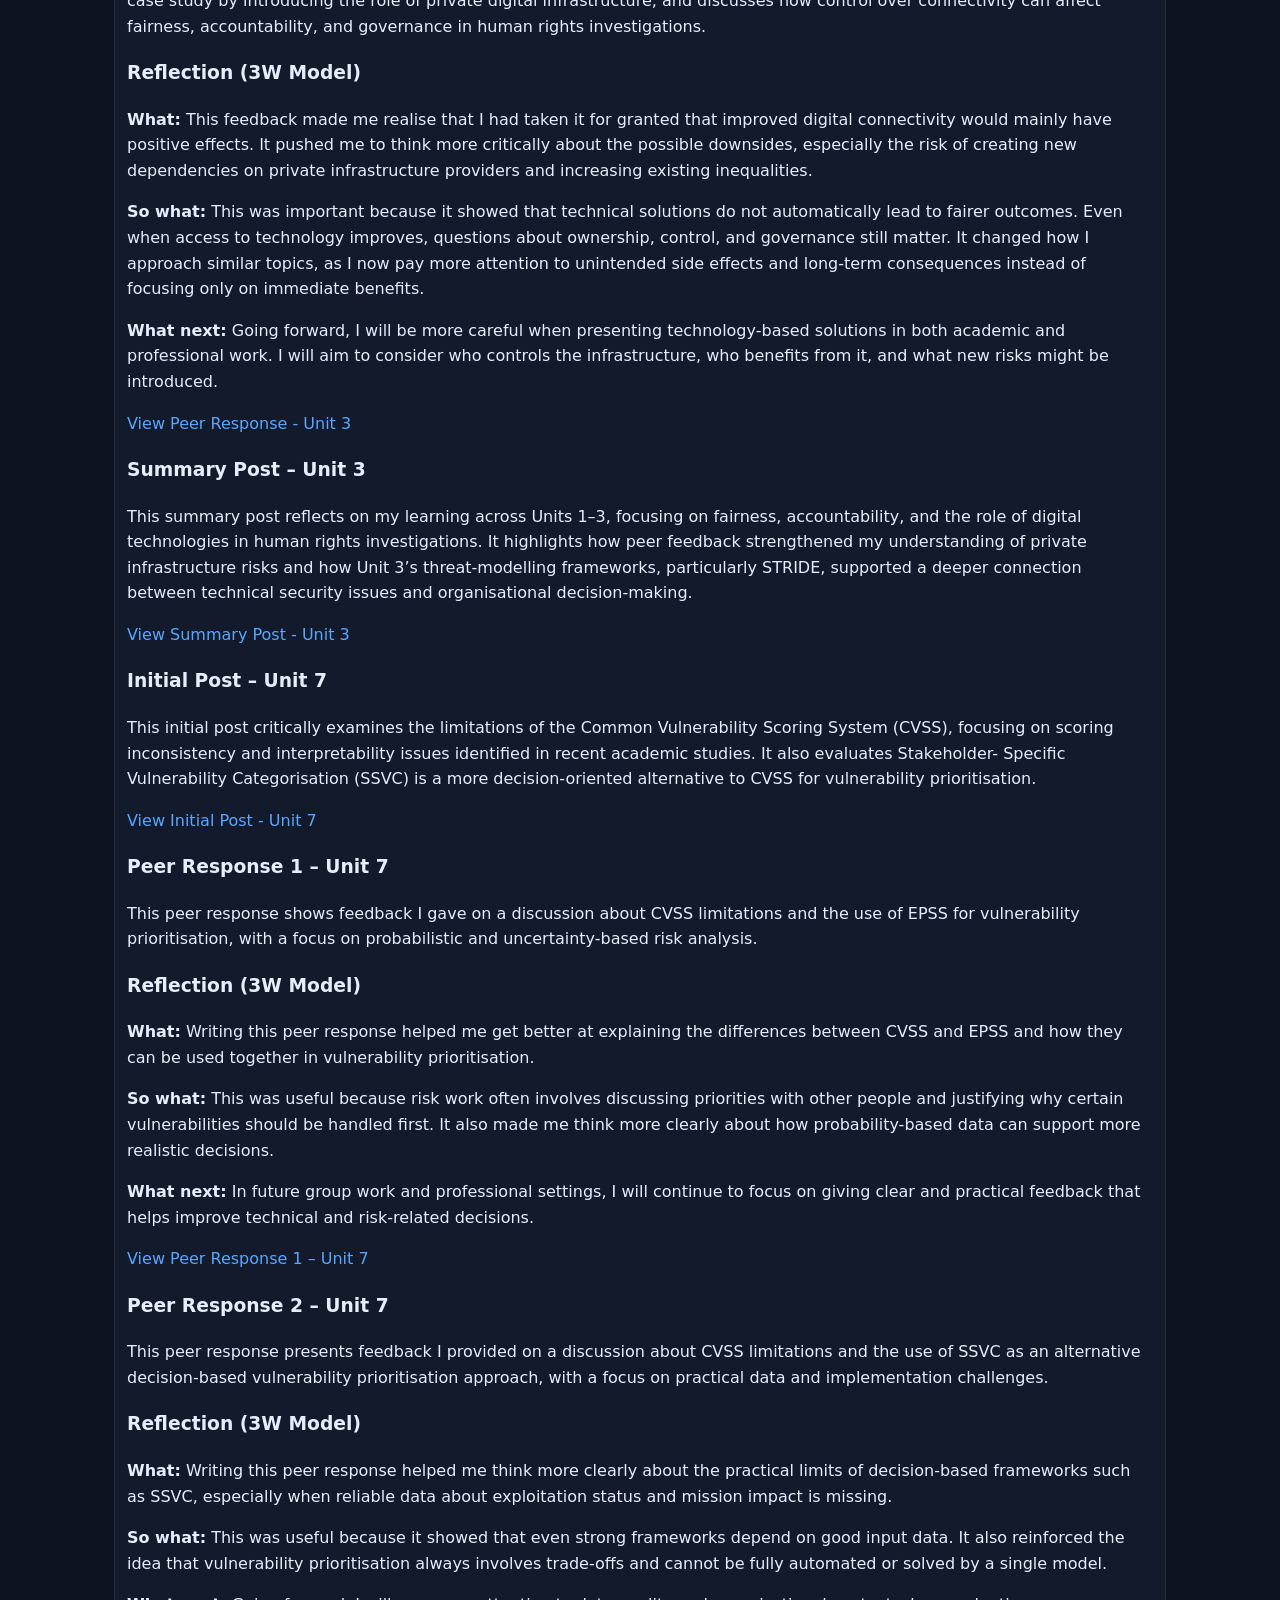
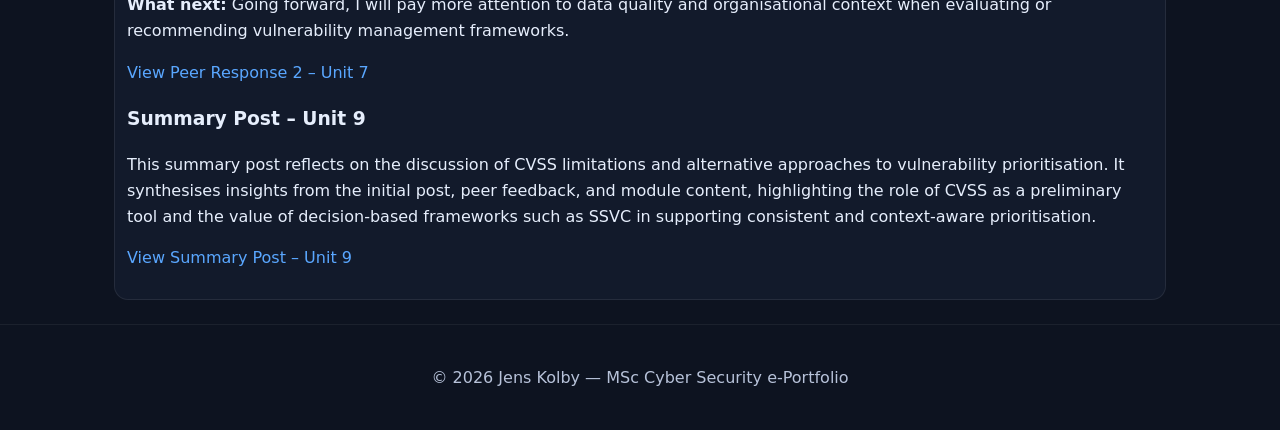
<file: module-security-and-risk-management.html>
<!DOCTYPE html>
<html lang="en">
<head>
  <meta charset="utf-8" />
  <meta name="viewport" content="width=device-width, initial-scale=1" />
  <title>MSc Cyber Security e-Portfolio</title>
  <link rel="stylesheet" href="assets/css/styles.css" />
  <meta name="description" content="MSc Cyber Security e-Portfolio for Jens Kolby" />
</head>

<body>
  <header class="site-header">
    <div class="brand">
      <div class="brand-title">Jens Kolby</div>
      <div class="brand-subtitle">MSc Cyber Security e-Portfolio</div>
    </div>
    <nav id="nav">
      <ul class="menu">
        <li class="menu-item"><a href="index.html">Home</a></li>
        <li class="menu-item"><a href="about.html">About</a></li>
        <li class="menu-item has-dropdown">
          <a href="#">Modules</a>
          <ul class="dropdown">
            <li><a href="module-introduction.html">Introduction</a></li>
            <li><a href="module-launching-into-computing.html">Launching into Computing</a></li>
            <li><a href="module-network-security.html">Network Security</a></li>
            <li><a href="module-security-and-risk-management.html">Security and Risk Management</a></li>
            <li><a href="module-advanced-oop.html">Advanced Object Oriented Design & Programming</a></li>
            <li><a href="module-human-factor.html">The Human Factor</a></li>
            <li><a href="module-digital-forensics.html">Principles of Digital Forensics and Cyber Law</a></li>
            <li><a href="module-research-methods.html">Research Methods and Professional Practice</a></li>
            <li><a href="module-msc-project.html">MSc Cyber Security Project</a></li>
          </ul>
        </li>
        <li class="menu-item"><a href="cv.html">CV</a></li>
        <li class="menu-item"><a href="contact.html">Contact</a></li>
      </ul>
    </nav>
  </header>

  <main class="container">
    <article class="module-page">
      <header>
        <h1>Security and Risk Management</h1>
        <p class="module-intro">A comprehensive exploration of security and risk management concepts, methods and practical applications.
</p>
      </header>

      <section id="reflection">
        <h2>Reflection</h2>
        <details open>
          <summary>3W Model</summary>
          <ul>
            <li><strong>What:</strong> What did I learn?</li>
            <li><strong>So what:</strong> Why does it matter (impact, context)?</li>
            <li><strong>What next:</strong> How will I apply or improve?</li>
          </ul>
          <h2>Reflective Analysis (3W Model)</h2>

<h3>What?</h3>

<p>
At the beginning of this module, my understanding of security and risk management was mainly focused on identifying threats and applying controls to reduce risk. In the early units (Units 1–3), my work reflected a traditional view of risk, focusing on analysing vulnerabilities and proposing suitable mitigations. Over time, this highlighted limitations in my initial approach, as risks were often treated in isolation rather than as part of a broader system.
</p>

<p>
Unit 4 introduced threat modelling for cyber-physical systems and highlighted the importance of understanding the dependencies among the cyber, physical, and human components. The work by Jbair et al. (2022) showed that risks cannot be assessed accurately without considering how failures or attacks can propagate across interconnected systems. This also expanded my understanding of impact beyond purely digital consequences to include safety-related considerations.
</p>

<p>
In Unit 6, I applied security standards such as GDPR and PCI-DSS to an EU-based e-commerce organisation with low security maturity. This demonstrated that compliance extends beyond meeting formal requirements and includes governance, documentation and the ability to demonstrate that controls are implemented (ICO, 2020; PCI Security Standards Council, 2020). I also considered ISO/IEC 27001 as a supporting framework and began to understand how standards can be combined to support a structured security programme.
</p>

<p>
Unit 8 focused on quantitative risk modelling, including attack trees, Markov models and Monte Carlo simulation. These techniques were useful for estimating likelihood and impact, but they also highlighted how strongly quantitative results depend on assumptions, particularly when human behaviour is involved (Aijaz and Nazir, 2024). I found Monte Carlo simulations especially useful for illustrating uncertainty and variability in risk estimates.
</p>

<p>
In Unit 10, the focus shifted to disaster recovery and cloud dependency. Kumar (2024) identified vendor lock-in as a strategic risk that affects resilience and recovery options. Rather than treating vendor lock-in as something to be avoided at all costs, I began to view it as a trade-off that needs to be managed. Corbari et al. (2024) introduced Mission Thread Analysis to identify mission-critical dependencies, which I found useful for prioritisation despite its focus on highly structured operational environments.
</p>

<p>
The group assessment feedback confirmed that my understanding of risk was strong, but also highlighted weaknesses in application, criticality and the use of recent sources. This feedback influenced how I approached later units and encouraged me to be more explicit about assumptions and limitations.
</p>

<h3>So what?</h3>

<p>
The most important learning from this module is that security and risk management is not about finding perfect controls, but about making informed decisions under uncertainty. Threat modelling demonstrated that risks are often systemic, meaning that addressing individual vulnerabilities in isolation can miss broader dependencies and impacts (Jbair et al., 2022). This shift influenced how I structured later risk assessments and justified mitigation choices.
</p>

<p>
Working with security standards in Unit 6 showed that compliance depends on organisational capability as much as on technical controls. Even when parts of the scope are outsourced, responsibility for governance and oversight remains with the organisation. This reflects a shared responsibility model, where responsibilities are distributed but not fully transferred (ICO, 2020; PCI Security Standards Council, 2020). As a result, I became more aware that compliance activities must align with organisational maturity rather than follow a checklist-based approach.
</p>

<p>
Quantitative modelling in Unit 8 reinforced the need for caution when interpreting risk scores. Techniques such as attack trees, Markov models and Monte Carlo simulation help structure analysis and compare scenarios, but they do not remove uncertainty, particularly in cases involving social engineering and human behaviour (Aijaz and Nazir, 2024). Earlier in the module, I tended to treat numerical outputs as objective indicators. Through this unit, I learned to interpret them as decision-support tools rather than definitive answers, directly addressing earlier feedback on criticality.
</p>

<p>
In the group work, my main contribution was to refine and structure the analysis. One group member produced the initial draft, and I reviewed and revised selected sections to ensure alignment with the assignment requirements. I also produced most of the diagrams, which helped clarify the risks and mitigation choices. We discussed decisions as we progressed, shared comments in the Word document and coordinated changes through our team channel. This collaborative approach helped maintain consistency and shared understanding.
</p>

<p>
Working in a development team highlighted the importance of continuous communication when addressing complex security topics. Early discussion of decisions helped align assumptions and reduced the need for later corrections. It also reinforced that dividing tasks does not remove the need for shared understanding in risk assessments, where interpretation strongly influences outcomes. This process increased my confidence in contributing to analytical discussions under uncertainty and supporting collaborative decision-making.
</p>

<h3>What next?</h3>

<p>
From a professional development perspective, this module has influenced how I approach both individual and collaborative work. In future projects, I will establish clear communication channels early rather than allowing them to develop informally. This experience also made me more aware that shared tools and working practices cannot always be assumed in cross-context collaborations.
</p>

<p>
I am also more conscious of the need to define scope clearly and communicate technical details in an accessible way. In security and risk work, unclear scope or poorly communicated assumptions can quickly affect both collaboration and outcome quality. As a result, I intend to adopt a more structured approach to documenting assumptions and constraints in future assessments.
</p>

<p>
Overall, this module has helped me develop a more mature and realistic approach to security and risk management. I now place greater emphasis on context, trade-offs and limitations, as well as on communicating risk in a way that supports informed decision-making rather than presenting overly confident solutions. This is an approach I will continue to apply in both academic and professional settings.
</p>

<h3>References</h3>

<ul>
  <li>Aijaz, M. and Nazir, M. (2024) ‘Modelling and analysis of social engineering threats using the attack tree and the Markov model’, <em>International Journal of Information Technology</em>, 16(2), pp. 1231–1238.</li>

  <li>Corbari, G.I., Khatod, N., Popiak, J.F. and Sinclair, P. (2024) ‘Mission Thread Analysis: Establishing a Common Framework’, <em>The Cyber Defense Review</em>, 9(1), pp. 37–54.</li>

  <li>ICO (2020) <em>Guide to the General Data Protection Regulation (GDPR)</em>. Available at: https://ico.org.uk/for-organisations/guide-to-data-protection/ (Accessed: 20 January 2026).</li>

  <li>Jbair, M., Ahmad, B., Maple, C. and Harrison, R. (2022) ‘Threat modelling for industrial cyber physical systems in the era of smart manufacturing’, <em>Computers in Industry</em>, 137, 103611.</li>

  <li>Kumar, A. (2024) <em>Cloud Vendor Lock-In: Identify, Strategies and Mitigate</em>.</li>

  <li>PCI Security Standards Council (2020) <em>PCI Security Standards Overview</em>. Available at: https://www.pcisecuritystandards.org/ (Accessed: 20 January 2026).</li>
</ul>



        </details>
       
      </section>

     

      <section id="evidence">
        <h2>Evidence / Artefacts</h2>
        <div class="tabs">
          <button class="tab-link" data-target="#tab-posts">Posts</button>
          <button class="tab-link" data-target="#tab-seminars">Seminars</button>
          <button class="tab-link" data-target="#tab-reports">Reports</button>
          <button class="tab-link" data-target="#tab-feedback">Feedback</button>
        </div>

        <div class="tab-panels">
          <div id="tab-posts" class="tab-panel">
            <h3>Initial Post – Unit 3</h3>

            <details>
              <summary>Discussion Topic</summary>
              <p>
                1. How could the use of data and technology introduce or aggravate risks to fairness
                and accountability within human rights investigations, as suggested by Hancock et al. (2024)?<br />
                2. What specific risks arise when technological solutions are developed without direct
                input from the communities they aim to protect, and how these risks can be mitigated
                in the design phase?
              </p>
            </details>

            <p>
              This initial post discusses how digital technologies can strengthen transparency, but also
              introduce risks to fairness and accountability in human rights investigations if they fail
              to incorporate local context or community input.
            </p>

            <a href="assets/posts/initial-post-unit-3.pdf" target="_blank">View Initial Post - Unit 3</a>

            <h3>Peer Response – Unit 3</h3>
      
            <p>
              This peer response presents feedback I received on my Unit 3 initial post. The feedback highlights my extension of the original case study by introducing the role of private digital infrastructure, and discusses how control over connectivity can affect fairness, accountability, and governance in human rights investigations.
            </p>
            <h3>Reflection (3W Model)</h3>

            <p><strong>What:</strong> This feedback made me realise that I had taken it for granted that improved digital connectivity would mainly have positive effects. It pushed me to think more critically about the possible downsides, especially the risk of creating new dependencies on private infrastructure providers and increasing existing inequalities.</p>

            <p><strong>So what:</strong> This was important because it showed that technical solutions do not automatically lead to fairer outcomes. Even when access to technology improves, questions about ownership, control, and governance still matter. It changed how I approach similar topics, as I now pay more attention to unintended side effects and long-term consequences instead of focusing only on immediate benefits.</p>

            <p><strong>What next:</strong> Going forward, I will be more careful when presenting technology-based solutions in both academic and professional work. I will aim to consider who controls the infrastructure, who benefits from it, and what new risks might be introduced.</p>

            <a href="assets/posts/peer-response-unit3.pdf" target="_blank">View Peer Response - Unit 3</a>

            <h3>Summary Post – Unit 3</h3>

            <p>
              This summary post reflects on my learning across Units 1–3, focusing on fairness,
              accountability, and the role of digital technologies in human rights investigations.
              It highlights how peer feedback strengthened my understanding of private 
              infrastructure risks and how Unit 3’s threat-modelling frameworks, particularly STRIDE, 
              supported a deeper connection between technical security issues and organisational 
              decision-making.
            </p>

            <a href="assets/posts/summary-post-unit3.pdf" target="_blank">View Summary Post - Unit 3</a>
            
            <h3>Initial Post – Unit 7</h3>

<p>
  This initial post critically examines the limitations of the Common Vulnerability
  Scoring System (CVSS), focusing on scoring inconsistency and interpretability
  issues identified in recent academic studies. It also evaluates Stakeholder-
  Specific Vulnerability Categorisation (SSVC) is a more decision-oriented
  alternative to CVSS for vulnerability prioritisation.
</p>

<p>
  <a href="assets/posts/initial_post_unit7-cvss.pdf" target="_blank">View Initial Post - Unit 7</a></p>
<h3>Peer Response 1 – Unit 7</h3>

<p>
  This peer response shows feedback I gave on a discussion about CVSS limitations and the use of EPSS for 
  vulnerability prioritisation, with a focus on probabilistic and uncertainty-based risk analysis.
</p>
            
<h3>Reflection (3W Model)</h3>

<p><strong>What:</strong> Writing this peer response helped me get better at explaining the differences between CVSS and EPSS and how they can be used together in vulnerability prioritisation.</p>

<p><strong>So what:</strong> This was useful because risk work often involves discussing priorities with other people and justifying why certain vulnerabilities should be handled first. It also made me think more clearly about how probability-based data can support more realistic decisions.</p>

<p><strong>What next:</strong> In future group work and professional settings, I will continue to focus on giving clear and practical feedback that helps improve technical and risk-related decisions.</p>

<p>
  <a href="assets/posts/peer_response_1_unit7.pdf" target="_blank">View Peer Response 1 – Unit 7</a>
</p>

<h3>Peer Response 2 – Unit 7</h3>

 <p>
  This peer response presents feedback I provided on a discussion about CVSS limitations and the use of SSVC as an alternative decision-based vulnerability prioritisation approach, with a focus on practical data and implementation challenges.
</p>
  <h3>Reflection (3W Model)</h3>

<p><strong>What:</strong> Writing this peer response helped me think more clearly about the practical limits of decision-based frameworks such as SSVC, especially when reliable data about exploitation status and mission impact is missing.</p>

<p><strong>So what:</strong> This was useful because it showed that even strong frameworks depend on good input data. It also reinforced the idea that vulnerability prioritisation always involves trade-offs and cannot be fully automated or solved by a single model.</p>

<p><strong>What next:</strong> Going forward, I will pay more attention to data quality and organisational context when evaluating or recommending vulnerability management frameworks.</p>

<p>
  <a href="assets/posts/peer_response_2_unit7.pdf" target="_blank">View Peer Response 2 – Unit 7</a></p>

<h3>Summary Post – Unit 9</h3>

<p>
  This summary post reflects on the discussion of CVSS limitations and alternative
  approaches to vulnerability prioritisation. It synthesises insights from the
  initial post, peer feedback, and module content, highlighting the role of CVSS
  as a preliminary tool and the value of decision-based frameworks such as SSVC
  in supporting consistent and context-aware prioritisation.
</p>

<p>
  <a href="assets/posts/summary_post_unit9.pdf" target="_blank">View Summary Post – Unit 9</a></p>

            
          </div>
    
    <div id="tab-seminars" class="tab-panel">
    <h2>Seminars</h2>

    <p>
        This section contains seminar preparation and workshop activities completed
        throughout the module.
    </p>

    
    <h3>Unit 4 – Risk Identification and Modelling</h3>
    <p>
        Seminar preparation based on Jbair et al. (2022), focusing on CPS threat modelling,
        interdependencies and scenario-based risk assessment.
    </p>
      
<p><em>
A. What are the key elements and interdependencies in a cyber-physical system that must be
captured in a comprehensive threat model, and why are they critical for accurate risk analysis?
</em></p>

<p>
A comprehensive CPS threat model must capture both cyber and physical components, including
sensors, actuators, PLCs, networks, software and human interaction, as well as the dependencies
between them. Interdependencies are critical because failures or attacks in one layer can
propagate across the system and cause wider operational or physical impact. Unlike traditional
IT systems, CPS risk analysis must also include safety, not only confidentiality, integrity and
availability. This is important because cyber incidents in CPS can directly affect physical
processes, equipment and human safety, making incomplete modelling likely to underestimate risk.
</p>
<p><em>
B. How can threat modelling help identify attack entry points and system vulnerabilities in
cyber-physical energy systems, and what are the challenges in doing so effectively?
</em></p>

<p>
Threat modelling supports the identification of attack entry points by mapping the architecture
and data flows across IT, OT and the physical process. When components such as sensors, PLCs,
HMIs, networks and external connections are modelled together, typical entry points become
visible, for example, remote access paths, engineering workstations, insecure industrial protocols
or interfaces between IT and OT networks.
</p>

<p>
By linking the system architecture to known attacker tactics, techniques and procedures (TTPs),
such as those described in MITRE ICS ATT&CK, threat modelling highlights realistic attack paths
and vulnerabilities that would not be captured through a traditional IT-focused assessment.
</p>

<p>
The main challenges are the complexity of CPS environments, limited or outdated system
documentation, the presence of legacy systems that were not designed with security in mind, and
the dynamic nature of physical processes. In addition, effective threat modelling often requires
coordination between IT, OT, safety and operational teams, which can be difficult to achieve in
practice.
</p>

<p><em>
C. In the context of CPS threat modelling, how can scenario-specific metrics and risk assessment
methodologies be used to prioritise vulnerabilities and guide the development of targeted
security countermeasures?
</em></p>

<p>
Scenario-specific metrics allow risk to be assessed based on the actual CPS context rather than
generic assumptions. By combining attack likelihood, system exposure and impact, including safety
impact in addition to traditional CIA considerations, vulnerabilities can be ranked according to
their real operational significance.
</p>

<p>
This prioritisation enables security efforts to focus on vulnerabilities that are both realistically
exploitable and capable of causing the most serious consequences. As a result, countermeasures
can be targeted, for example, through network segmentation, tighter access control, or protection
of specific control logic, instead of applying broad and inefficient security controls.
</p>

<p>
Overall, scenario-based risk assessment ensures that mitigation efforts are directed towards
reducing real-world risk rather than theoretical risk.
</p>

<h4>Reference</h4>

<p>
Jbair, M., Ahmad, B., Maple, C. and Harrison, R. (2022) <em>Threat modelling for industrial cyber
physical systems in the era of smart manufacturing</em>. <em>Computers in Industry</em>, 137, 103611.
https://doi.org/10.1016/j.compind.2022.103611
</p>

<h3>Unit 6 – Seminar: Security Standards</h3>

<p>
This seminar preparation focused on identifying and evaluating which security and compliance standards would apply to an EU-based online pet store operating an e-commerce platform.
</p>

<p><em>
Which of the standards discussed in the sources above would apply to the organisation discussed in the assessment?
</em></p>

<p>
The analysis identified GDPR and PCI-DSS as the primary applicable standards. GDPR applies because the organisation collects and processes personal data relating to EU customers, including account details, delivery information and order history (ICO, 2020). PCI-DSS applies because the organisation accepts online card payments and must ensure secure handling of cardholder data, even when using a third-party payment provider (PCI Security Standards Council, 2020). ISO/IEC 27001 was also considered as a relevant best-practice framework to support structured information security management, although it is not legally required.
</p>

<p><em>
Evaluate the company against the appropriate standards and decide how you would check if standards were being met.
</em></p>

<p>
At a low security maturity level, the organisation meets only basic expectations of these standards. Under GDPR, documentation of data processing activities is limited, access controls are weak and retention practices are unclear, which indicates gaps in meeting accountability requirements (ICO, 2020). While the use of a third-party payment provider reduces direct PCI-DSS scope, the organisation lacks documented procedures, regular security scanning and strong administrative access controls (PCI Security Standards Council, 2020). Against ISO/IEC 27001, there is no formal risk assessment, asset listing or defined security roles, with only ad hoc technical controls in place (Sutton, 2021).
</p>

<p>
Compliance would be assessed by reviewing the organisation’s privacy notice, any internal records of data processing and the implementation of basic technical controls such as access control and encryption (ICO, 2020). Payment security would be verified by confirming the compliance status of the payment provider and ensuring that no cardholder data is processed internally (PCI Security Standards Council, 2020). Foundational ISO/IEC 27001 practices would be assessed through the presence of asset lists, basic risk awareness and assigned security responsibilities (Sutton, 2021).
</p>

<p><em>
What would your recommendations be to meet those standards?
</em></p>

<p>
Recommended improvements include documenting data processing activities, strengthening access controls, applying consistent encryption, enabling multi-factor authentication for administrative access and introducing basic vulnerability scanning. To support longer-term maturity, the organisation should establish a simple asset inventory, assign security responsibility and conduct an initial risk assessment aligned with ISO/IEC 27001 principles (Sutton, 2021).
</p>

<p><em>
What assumptions have you made?
</em></p>

<p>
This analysis is based on the assumption that the organisation operates within the EU, processes customer personal data, uses a third-party payment provider for online card payments and currently has a low security maturity level with no formal ISO/IEC 27001 framework in place.
</p>

<h4>References</h4>

<p>
ICO (2020) <i>Guide to the General Data Protection Regulation (GDPR)</i>. Available at: https://ico.org.uk/for-organisations/guide-to-data-protection/ (Accessed: 7 December 2025).
</p>

<p>
PCI Security Standards Council (2020) <i>PCI Security Standards Overview</i>. Available at: https://www.pcisecuritystandards.org/ (Accessed: 7 December 2025).
</p>

<p>
Sutton, D. (2021) <i>Information Risk Management</i>. 2nd edn. London: Routledge.
</p>

<h4>Reflection (3W Model)</h4>

<p>
What: I developed a clearer understanding of how different regulatory and industry standards apply depending on organisational context, and how security maturity affects an organisation’s ability to meet those requirements in practice.
</p>

<p>
So what: This is important because compliance cannot be treated as a checklist exercise. Without adequate documentation, ownership and technical controls, organisations remain exposed to regulatory and operational risk even when external providers are used to reduce scope.
</p>

<p>
What next: In future risk assessments, I will evaluate not only which standards apply but also whether the organisation has the operational capability to meet them. I will place greater emphasis on defining responsibilities, validating controls through evidence and aligning security practices with recognised frameworks.
</p>
      
      

<h3>Unit 8 – Seminar: Quantitative Risk Modelling</h3>
<p>
    Seminar preparation based on Aijaz and Nazir (2024), focusing on quantitative modelling of social engineering threats using attack trees and Markov models.
</p>
      

<p><em>
What are the main challenges in modelling and evaluating the outcomes of Social Engineering Threats, and how does this study attempt to address them?
</em></p>

<p>
Social engineering is hard to model because human behaviour is unpredictable, and data on persuasion is limited.
</p>

<p>
The study addresses this by using attack trees to model the frequency of attacks and Markov chains to model the likelihood of their success (Aijaz and Nazir, 2024).
</p>

<p><em>
How do persuasion principles and modalities contribute to the success of SETs, and why is it important to analyse them systematically?
</em></p>

<p>
Persuasion principles (authority, reciprocity, etc.) and modalities (email, phone, face-to-face) strongly influence whether victims comply (Aijaz and Nazir, 2024).
</p>

<p>
Systematic analysis matters because SETs succeed mainly through psychological manipulation rather than technology.
</p>

<p><em>
What role do the Attack Tree Model and Markov Chain Model play in estimating the Attack Occurrence Probability (AOP) and Attack Success Probability (ASP) of SETs?
</em></p>

<p>
The attack tree calculates the probability that an attack occurs (AOP) (Aijaz and Nazir, 2024).
</p>

<p>
The Markov chain calculates the probability it succeeds (ASP) (Aijaz and Nazir, 2024).
</p>

<p>
Together they give a full risk picture.
</p>

<p><em>
In what ways can the findings of this study support the development of effective policy frameworks for mitigating social engineering threats in information systems?
</em></p>

<p>
The results help organisations focus training and policies on the most common and most effective SET techniques, making defences more targeted and evidence-based (Aijaz and Nazir, 2024).
</p>

<h4>References</h4>

<p>
Aijaz, M. and Nazir, M. (2024) ‘Modelling and analysis of social engineering threats using the attack tree and the Markov model’, <i>International Journal of Information Technology</i>, 16(2), pp. 1231–1238.
</p>
      


<h3>Unit 10 – Seminar: DR Solutions Design and Review</h3>
<p>
    Seminar preparation based on Kumar (2024) and Corbari et al. (2024), focusing on cloud vendor lock-in, disaster recovery design and mission-critical dependencies.
</p>
      

<p><em>
What are some of the main vendor lock-in issues the authors identify? How would you mitigate them?
</em></p>

<p>
Kumar (2024) describes vendor lock-in as dependency on cloud-provider-specific services such as
proprietary APIs, platforms and management tools, which can reduce flexibility and make migration
or recovery outside a single provider more difficult.
</p>

<p>
From my perspective, vendor lock-in becomes problematic when it effectively acts as a single
point of failure. Even if systems are technically resilient within one cloud platform, recovery
options are still constrained by reliance on a single provider and control plane.
</p>

<p>
In this context, vendor lock-in should be understood as a trade-off rather than a design failure.
A controlled level of dependency may be acceptable where it supports availability and recovery
objectives, as long as the risk is recognised and actively managed. Corbari et al. (2024) do not
argue against cloud dependencies, but provide a way to identify which dependencies actually
matter for critical operations. This makes it possible to focus mitigation efforts where vendor
lock-in would have real mission or business impact.
</p>

<p><em>
What are some security concerns with the modern cloud? How can these be mitigated?
</em></p>

<p>
When considering security concerns in the modern cloud, the main issue is not a lack of security
mechanisms, but how easily misconfigurations and unclear responsibility can scale their impact.
Because cloud platforms rely heavily on centralised control planes and shared services,
relatively small configuration errors or access issues can affect multiple systems at once.
</p>

<p>
From my perspective, the challenge is therefore less about adding more security controls and more
about understanding which failures would actually have meaningful operational consequences.
While Mission Thread Analysis (MTA) offers a structured way of reasoning about critical
dependencies and mission impact (Corbari et al., 2024), it is primarily developed for military
and highly structured operational environments.
</p>

<p>
In a more typical organisational context, the underlying idea remains relevant, even if the
framework itself is not directly adopted. Security and disaster recovery decisions should be
guided by an understanding of which systems and services matter most, rather than applying the
same controls across all cloud resources.
</p>

<h4>References</h4>

<p>
Kumar, A. (2024) <i>Cloud vendor lock-in: Identify, strategies and mitigate</i>.
</p>

<p>
Corbari, G.I., Khatod, N., Popiak, J.F. and Sinclair, P. (2024) ’Mission Thread Analysis:
Establishing a Common Framework’, <i>The Cyber Defense Review</i>, 9(1), pp. 37–54.
</p>
<h3>Unit 12 – Seminar: The Great Debate – Epistemic Risk and the Future of SRM</h3>

<p>
Seminar presentation focusing on epistemic risk and the role of Artificial Intelligence in future Security and Risk Management decision-making.
</p>

<p><em>
How does epistemic risk affect organisational security understanding and decision-making?
</em></p>

<p>
The presentation explored how increasing system complexity and automation make it more difficult for organisations to maintain an accurate and reliable understanding of their own security posture. This creates a gap between perceived security and actual operational risk.
</p>

<p>
From my perspective, this challenge is not only technical, but also organisational. Decision-makers increasingly rely on abstract risk models and automated outputs, which can reduce visibility into real system behaviour and underlying assumptions.
</p>

<p><em>
Can Artificial Intelligence help reduce the epistemic gap in Security and Risk Management?
</em></p>

<p>
AI-based risk modelling and automated analysis were presented as important tools for improving security insight and supporting faster, data-driven decision-making. However, the analysis also highlighted that AI should be used as a decision-support mechanism rather than a replacement for human judgement.
</p>

<p>
Effective risk governance, therefore, requires a balanced approach, where AI enhances organisational security understanding while human oversight remains responsible for interpretation, accountability, and final decision-making.
</p>
<p><em>
Key reference
</em></p>

<p>
Coeckelbergh (2026) served as the primary theoretical framework for discussing epistemic risk and its relevance to AI-supported security decision-making.
</p>

<p>
Full academic references are included within the presentation slides.
</p>

<p>
<a href="https://1drv.ms/v/c/37e3eab2a509e906/IQBeHgoqgV-FQLupFotbj3I3AYyWEMtrf2jG8h0mURxP9OA?e=m24zFN" target="_blank">
Watch seminar presentation (MP4)
</a>
</p>

     
</div>


          <div id="tab-reports" class="tab-panel">
            <h3>GDPR Case Study – Unit 5</h3>

<p>
  This case study examines a pre-GDPR decision by the Data Protection Commission
  concerning the handling of a data subject access request. The analysis highlights
  organisational accountability, documentation practices, and the role of
  information security controls in supporting compliant data protection processes.
</p>

<p>
  <a href="assets/reports/gdpr-case-study-unit5.pdf" target="_blank">View Case Study (PDF)</a></p>

<h4>Reflection (3W Model)</h4>

<p>
  <strong>What:</strong>
  I developed a clearer understanding of how effective handling of subject access
  requests depends on an organisation’s ability to identify, document, and justify
  the processing of personal data across both manual and electronic systems.
</p>

<p>
  <strong>So what:</strong>
  This learning is important because weaknesses in documentation and traceability
  can create regulatory risk and undermine trust, even where access is eventually
  provided. The case demonstrates that compliance relies on operational capability
  rather than policy statements alone.
</p>

<p>
  <strong>What next:</strong>
  In future organisational contexts, I would support access request handling
  through defined ownership, request tracking, and technical controls such as
  logging and access control, aligned with GDPR accountability and security
  principles.
</p>

            
            <h3>Unit 6 – Wiki Submission</h3>
            <p>This wiki summarises the applicable frameworks and recommended tests for different organisational contexts.</p>
            <p><a href="assets/reports/wiki-unit6.pdf" target="_blank">View Wiki (PDF)</a></p>
            
            <h3>Group Project – Pampered Pets Risk Assessment (Unit 6)</h3>

            <p>
              This report assesses the security implications of Pampered Pets’ transition from the current 
              status quo system to a digitalised version that introduces online booking and customer management. 
              Using ISO 27005 and ISO 31000, the analysis identifies key assets, threats and vulnerabilities 
              affecting both environments. While the digitalised version supports several economic objectives 
              such as reduced administrative effort, improved efficiency and the potential for increased revenue, 
              it also introduces new risks related to customer data, access control, system availability and 
              online interactions. The report proposes security controls to mitigate these risks and ensure that 
              the financial benefits of digitalisation can be achieved safely.
            </p>
            <p><em>
This group project contributed to my understanding of applying formal risk
management frameworks collaboratively and aligning technical analysis with
organisational context.
</em></p>


            <a href="assets/reports/group-report-unit6.pdf" target="_blank">View Group Report</a>

            <h3>Unit 11 – Executive Summary: Supply Chain and Quality Risk</h3>

<p>
  This executive summary evaluates the impact of digitalisation, international
  supply chains, and automation on product quality and availability at Pampered
  Pets. A Monte Carlo simulation is used to model uncertainty in demand, lead
  times, and quality variation, providing probabilistic estimates of stockout
  events and quality degradation under operational uncertainty.
</p>

<p>
  The analysis supports risk-informed decision-making by linking quantitative
  modelling results to business impact, reputational risk, and continuity
  requirements. It also considers disaster recovery and business continuity
  requirements, including strict RTO and RPO targets, and evaluates the trade-offs
  associated with cloud-based resilience and vendor lock-in.
</p>

<h4>Reflection (3W Model)</h4>
<ul>
  <li>
    <strong>What:</strong>
    I learned how to use a Monte Carlo simulation to model uncertainty in a realistic
    supply chain and availability context, and how probabilistic outputs can be
    linked to business risk.
  </li>
  <li>
    <strong>So what:</strong>
    This is important because it shows that availability issues can occur
    frequently, even if they are short-lived, while quality issues are rarer, but
    have higher reputational impact. It reinforced the need to state assumptions
    and limitations clearly.
  </li>
  <li>
    <strong>What next:</strong>
    I will continue using quantitative methods where they add value, but will also
    test alternative assumptions and scenarios to understand sensitivity better
    and support stronger business decision-making.
  </li>
</ul>
            
            
<p>
  <a href="assets/reports/unit-11-executive-summary.pdf" target="_blank">View Executive Summary</a></p>


          </div>
          <div id="tab-feedback" class="tab-panel">
  <h3>Tutor and Peer Feedback</h3>

  <p>
    This section presents formal tutor and peer feedback received for assessed
    group work during the module. The feedback is presented as supporting
    evidence and is not analysed or reflected upon in this section.
  </p>

  <h4>Unit 6 – Group Risk Project</h4>

  <ul>
    <li><strong>Peer review score:</strong> 93%</li>
    <li><strong>Tutor grade:</strong> 83</li>
  </ul>

  <ul>
    <li><strong>Knowledge and understanding:</strong> Excellent understanding of risk across both assessment stages and mitigation advice.</li>
    <li><strong>Application:</strong> Additional case examples and more recent technical sources were recommended.</li>
    <li><strong>Criticality:</strong> Clearer acknowledgement of limitations and gaps in proposed mitigation plans was advised.</li>
    <li><strong>Structure and presentation:</strong> Strong structure and effective visualisation.</li>
  </ul>
</div>

        </div>
      </section>

    </article>
  </main>

  <footer class="site-footer">
    <p>&copy; <span id="year"></span> Jens Kolby — MSc Cyber Security e-Portfolio</p>
  </footer>

  <script src="assets/js/main.js"></script>
</body>
</html>
</file>
<file: assets/css/styles.css>
:root{
  --bg:#0d1320;
  --panel:#121a2b;
  --panel-2:#0f1627;
  --text:#e6eefc;
  --muted:#b7c2d9;
  --accent:#5aa7ff;
  --accent-2:#8bc6ff;
  --shadow: rgba(0,0,0,.35);
}
*{box-sizing:border-box}
html,body{margin:0;padding:0;background:var(--bg);color:var(--text);font-family:system-ui,-apple-system,Segoe UI,Roboto,Ubuntu,Cantarell,"Helvetica Neue",Arial,sans-serif;line-height:1.6}
a{color:var(--accent);text-decoration:none}
a:hover{text-decoration:underline}

.container{max-width:1100px;margin:0 auto;padding:24px}
.container.narrow{max-width:800px}

.site-header{display:flex;align-items:center;justify-content:space-between;padding:16px 24px;background:linear-gradient(180deg,var(--panel),var(--panel-2));position:sticky;top:0;z-index:1000;border-bottom:1px solid rgba(255,255,255,.06)}
.brand-title{font-weight:700;font-size:20px}
.brand-subtitle{font-size:12px;color:var(--muted)}

#nav .menu{list-style:none;margin:0;padding:0;display:flex;gap:18px;align-items:center}
#nav .menu-item>a{padding:8px 10px;border-radius:10px;display:inline-block}
#nav .menu-item>a:hover{background:rgba(255,255,255,.06)}

.has-dropdown{position:relative}
.has-dropdown .dropdown{display:none;position:absolute;top:100%;left:0;background:var(--panel);border:1px solid rgba(255,255,255,.08);border-radius:12px;min-width:260px;box-shadow:0 20px 40px var(--shadow);padding:8px 0}
.has-dropdown:hover .dropdown{display:block}
.has-dropdown .dropdown li{list-style:none}
.has-dropdown .dropdown a{display:block;padding:10px 14px;color:var(--text)}
.has-dropdown .dropdown a:hover{background:rgba(255,255,255,.06)}

.about-hero{background:linear-gradient(180deg,rgba(90,167,255,.12),rgba(0,0,0,0));padding:28px;border:1px solid rgba(255,255,255,.08);border-radius:16px;margin-bottom:28px}

.modules-grid h2{margin:6px 0 14px}
.grid{display:grid;grid-template-columns:repeat(3,1fr);gap:18px}
@media (max-width:900px){.grid{grid-template-columns:repeat(2,1fr)}}
@media (max-width:640px){.grid{grid-template-columns:1fr}}

.tile{background:linear-gradient(145deg, #0f1a2e, #0a1120);border:1px solid rgba(255,255,255,.08);border-radius:18px;padding:18px;display:block;box-shadow:0 8px 18px var(--shadow), inset 0 1px 0 rgba(255,255,255,.06);transition:transform .18s ease, box-shadow .18s ease, border-color .18s ease}
.tile:hover{transform:translateY(-4px);box-shadow:0 16px 32px var(--shadow), inset 0 1px 0 rgba(255,255,255,.08);border-color:rgba(138,185,255,.45)}
.tile h3{margin:0 0 8px}
.tile p{margin:0;color:var(--muted)}

.site-footer{padding:24px;text-align:center;color:var(--muted);border-top:1px solid rgba(255,255,255,.06)}

.module-page header{background:linear-gradient(180deg,rgba(138,185,255,.08),rgba(0,0,0,0));padding:18px;border:1px solid rgba(255,255,255,.08);border-radius:16px;margin-bottom:22px}
.module-intro{color:var(--muted)}

.tabs{display:flex;gap:10px;margin:12px 0 8px}
.tab-link{background:var(--panel);color:var(--text);border:1px solid rgba(255,255,255,.08);border-radius:10px;padding:8px 12px;cursor:pointer}
.tab-link.active{outline:2px solid var(--accent)}

.tab-panels{border:1px solid rgba(255,255,255,.08);border-radius:14px;padding:12px;background:var(--panel)}
.tab-panel{display:none}
.tab-panel.active{display:block}
.empty{color:var(--muted);font-style:italic}

.contact-list{line-height:2}
.notes{padding-left:18px}
.notes li{margin:6px 0}
</file>
